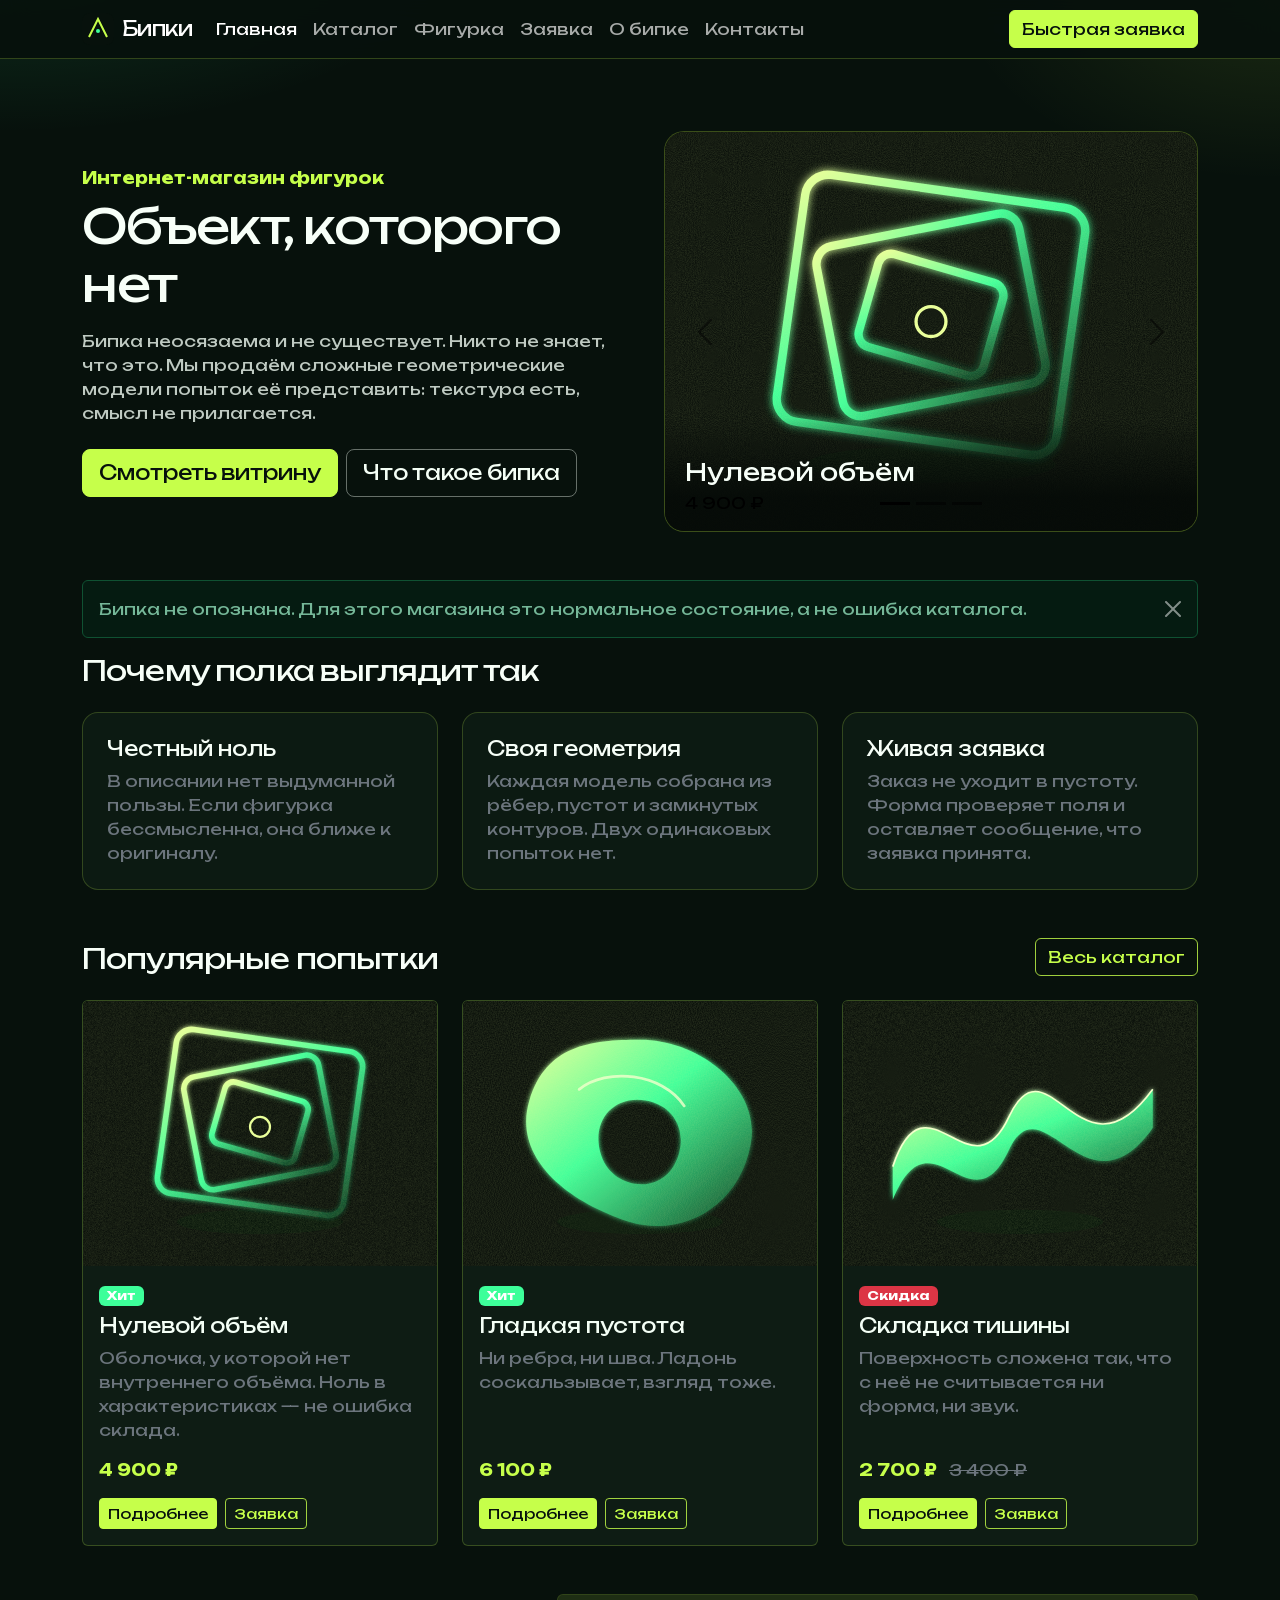
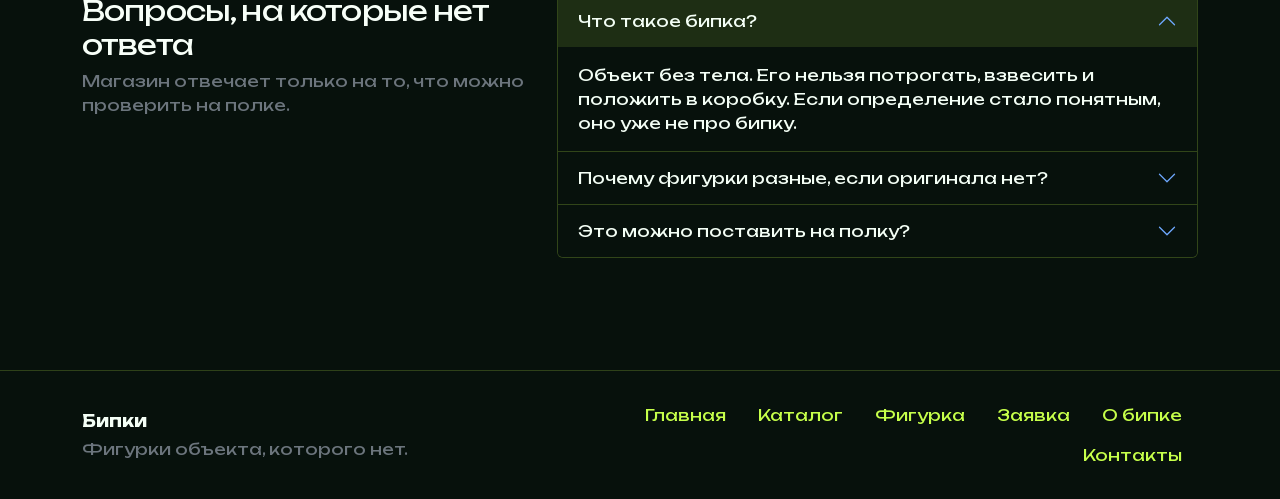
<file: index.html>
<!DOCTYPE html>
<html lang="ru" data-bs-theme="dark">
<head>
  <meta charset="utf-8">
  <meta name="viewport" content="width=device-width, initial-scale=1">
  <meta name="description" content="Интернет-магазин абстрактных фигурок. Бипка не существует, на полке только геометрические попытки её представить.">
  <meta name="theme-color" content="#07110c">
  <title>Бипки — фигурки объекта, которого нет</title>
  <link rel="icon" href="images/favicon.svg" type="image/svg+xml">
  <link rel="stylesheet" href="vendor/bootstrap/css/bootstrap.min.css">
  <link rel="stylesheet" href="css/custom.css">
</head>
<body>
  <a class="visually-hidden-focusable" href="#content">К содержанию</a>
  <header>
    <nav class="navbar navbar-expand-xl site-nav sticky-top">
      <div class="container">
        <a class="navbar-brand d-flex align-items-center gap-2" href="index.html">
          <img src="images/mark.svg" width="32" height="32" alt="">
          <span>Бипки</span>
        </a>
        <button class="navbar-toggler" type="button" data-bs-toggle="collapse" data-bs-target="#siteNav" aria-controls="siteNav" aria-expanded="false" aria-label="Открыть меню">
          <span class="navbar-toggler-icon"></span>
        </button>
        <div class="collapse navbar-collapse" id="siteNav">
          <ul class="navbar-nav me-auto mb-2 mb-xl-0">
            <li class="nav-item"><a class="nav-link active" href="index.html" aria-current="page">Главная</a></li>
            <li class="nav-item"><a class="nav-link" href="catalog.html">Каталог</a></li>
            <li class="nav-item"><a class="nav-link" href="product.html">Фигурка</a></li>
            <li class="nav-item"><a class="nav-link" href="order.html">Заявка</a></li>
            <li class="nav-item"><a class="nav-link" href="about.html">О бипке</a></li>
            <li class="nav-item"><a class="nav-link" href="contacts.html">Контакты</a></li>
          </ul>
          <button class="btn btn-primary" type="button" data-bs-toggle="modal" data-bs-target="#orderModal">Быстрая заявка</button>
        </div>
      </div>
    </nav>
  </header>
  <main id="content">
    <section class="hero">
      <div class="container">
        <div class="row align-items-center gx-lg-5 gy-4">
          <div class="col-12 col-lg-6">
            <p class="text-primary fw-bold mb-2">Интернет-магазин фигурок</p>
            <h1 class="display-5 mb-3">Объект, которого нет</h1>
            <p class="hero-lead mb-4">Бипка неосязаема и не существует. Никто не знает, что это. Мы продаём сложные геометрические модели попыток её представить: текстура есть, смысл не прилагается.</p>
            <div class="d-flex flex-wrap gap-2">
              <a class="btn btn-primary btn-lg" href="catalog.html">Смотреть витрину</a>
              <a class="btn btn-outline-light btn-lg" href="about.html">Что такое бипка</a>
            </div>
          </div>
          <div class="col-12 col-lg-6">
            <div class="carousel slide hero-carousel" id="heroCarousel" data-bs-ride="carousel">
              <div class="carousel-indicators">
              <button type="button" data-bs-target="#heroCarousel" data-bs-slide-to="0" class="active" aria-current="true" aria-label="Нулевой объём"></button>
              <button type="button" data-bs-target="#heroCarousel" data-bs-slide-to="1" class="" aria-label="Ребро без грани"></button>
              <button type="button" data-bs-target="#heroCarousel" data-bs-slide-to="2" class="" aria-label="Складка тишины"></button>
              </div>
              <div class="carousel-inner">
              <div class="carousel-item active">
                <img class="d-block w-100" src="images/zero.svg" alt="Нулевой объём">
                <div class="carousel-caption">
                  <p class="h4 mb-1">Нулевой объём</p>
                  <p class="mb-0">4 900 ₽</p>
                </div>
              </div>
              <div class="carousel-item">
                <img class="d-block w-100" src="images/edge.svg" alt="Ребро без грани">
                <div class="carousel-caption">
                  <p class="h4 mb-1">Ребро без грани</p>
                  <p class="mb-0">3 200 ₽</p>
                </div>
              </div>
              <div class="carousel-item">
                <img class="d-block w-100" src="images/fold.svg" alt="Складка тишины">
                <div class="carousel-caption">
                  <p class="h4 mb-1">Складка тишины</p>
                  <p class="mb-0">2 700 ₽</p>
                </div>
              </div>
              </div>
              <button class="carousel-control-prev" type="button" data-bs-target="#heroCarousel" data-bs-slide="prev">
                <span class="carousel-control-prev-icon" aria-hidden="true"></span>
                <span class="visually-hidden">Назад</span>
              </button>
              <button class="carousel-control-next" type="button" data-bs-target="#heroCarousel" data-bs-slide="next">
                <span class="carousel-control-next-icon" aria-hidden="true"></span>
                <span class="visually-hidden">Вперёд</span>
              </button>
            </div>
          </div>
        </div>
      </div>
    </section>
    <section class="pb-5">
      <div class="container">
        <div class="alert alert-success alert-dismissible fade show" role="alert">
          Бипка не опознана. Для этого магазина это нормальное состояние, а не ошибка каталога.
          <button class="btn-close" type="button" data-bs-dismiss="alert" aria-label="Закрыть"></button>
        </div>
        <h2 class="h3 mb-4">Почему полка выглядит так</h2>
        <div class="row gx-4 gy-4">
          <div class="col-12 col-md-4">
            <article class="advantage-card p-4">
              <h3 class="h5">Честный ноль</h3>
              <p class="text-secondary mb-0">В описании нет выдуманной пользы. Если фигурка бессмысленна, она ближе к оригиналу.</p>
            </article>
          </div>
          <div class="col-12 col-md-4">
            <article class="advantage-card p-4">
              <h3 class="h5">Своя геометрия</h3>
              <p class="text-secondary mb-0">Каждая модель собрана из рёбер, пустот и замкнутых контуров. Двух одинаковых попыток нет.</p>
            </article>
          </div>
          <div class="col-12 col-md-4">
            <article class="advantage-card p-4">
              <h3 class="h5">Живая заявка</h3>
              <p class="text-secondary mb-0">Заказ не уходит в пустоту. Форма проверяет поля и оставляет сообщение, что заявка принята.</p>
            </article>
          </div>
        </div>
      </div>
    </section>
    <section class="pb-5">
      <div class="container">
        <div class="d-flex flex-wrap justify-content-between align-items-end gap-3 mb-4">
          <h2 class="h3 mb-0">Популярные попытки</h2>
          <a class="btn btn-outline-primary" href="catalog.html">Весь каталог</a>
        </div>
        <div class="row g-4">
        <div class="col-12 col-md-6 col-lg-4" data-category="empty">
          <article class="card product-card h-100">
            <div class="figure-frame">
              <img src="images/zero.svg" alt="Нулевой объём">
            </div>
            <div class="card-body d-flex flex-column">
              <div class="mb-2"><span class="badge text-bg-success">Хит</span></div>
              <h3 class="card-title h5">Нулевой объём</h3>
              <p class="card-text text-secondary flex-grow-1">Оболочка, у которой нет внутреннего объёма. Ноль в характеристиках — не ошибка склада.</p>
              <p class="mb-3"><span class="fw-bold text-primary">4 900 ₽</span></p>
              <div class="d-flex flex-wrap gap-2">
                <a class="btn btn-primary btn-sm" href="product.html#zero">Подробнее</a>
                <a class="btn btn-outline-primary btn-sm" href="order.html?product=zero">Заявка</a>
              </div>
            </div>
          </article>
        </div>
        <div class="col-12 col-md-6 col-lg-4" data-category="empty">
          <article class="card product-card h-100">
            <div class="figure-frame">
              <img src="images/void.svg" alt="Гладкая пустота">
            </div>
            <div class="card-body d-flex flex-column">
              <div class="mb-2"><span class="badge text-bg-success">Хит</span></div>
              <h3 class="card-title h5">Гладкая пустота</h3>
              <p class="card-text text-secondary flex-grow-1">Ни ребра, ни шва. Ладонь соскальзывает, взгляд тоже.</p>
              <p class="mb-3"><span class="fw-bold text-primary">6 100 ₽</span></p>
              <div class="d-flex flex-wrap gap-2">
                <a class="btn btn-primary btn-sm" href="product.html#void">Подробнее</a>
                <a class="btn btn-outline-primary btn-sm" href="order.html?product=void">Заявка</a>
              </div>
            </div>
          </article>
        </div>
        <div class="col-12 col-md-6 col-lg-4" data-category="closed">
          <article class="card product-card h-100">
            <div class="figure-frame">
              <img src="images/fold.svg" alt="Складка тишины">
            </div>
            <div class="card-body d-flex flex-column">
              <div class="mb-2"><span class="badge text-bg-danger">Скидка</span></div>
              <h3 class="card-title h5">Складка тишины</h3>
              <p class="card-text text-secondary flex-grow-1">Поверхность сложена так, что с неё не считывается ни форма, ни звук.</p>
              <p class="mb-3"><span class="fw-bold text-primary">2 700 ₽</span> <span class="text-decoration-line-through text-secondary ms-2">3 400 ₽</span></p>
              <div class="d-flex flex-wrap gap-2">
                <a class="btn btn-primary btn-sm" href="product.html#fold">Подробнее</a>
                <a class="btn btn-outline-primary btn-sm" href="order.html?product=fold">Заявка</a>
              </div>
            </div>
          </article>
        </div>
        </div>
      </div>
    </section>
    <section class="pb-5">
      <div class="container">
        <div class="row gx-4 gy-4">
          <div class="col-12 col-lg-5">
            <h2 class="h3">Вопросы, на которые нет ответа</h2>
            <p class="text-secondary">Магазин отвечает только на то, что можно проверить на полке.</p>
          </div>
          <div class="col-12 col-lg-7">
            <div class="accordion" id="faq">
              <div class="accordion-item">
                <h3 class="accordion-header" id="faq-heading-1">
                  <button class="accordion-button" type="button" data-bs-toggle="collapse" data-bs-target="#faq-1" aria-expanded="true" aria-controls="faq-1">Что такое бипка?</button>
                </h3>
                <div class="accordion-collapse collapse show" id="faq-1" data-bs-parent="#faq" aria-labelledby="faq-heading-1">
                  <div class="accordion-body">Объект без тела. Его нельзя потрогать, взвесить и положить в коробку. Если определение стало понятным, оно уже не про бипку.</div>
                </div>
              </div>
              <div class="accordion-item">
                <h3 class="accordion-header" id="faq-heading-2">
                  <button class="accordion-button collapsed" type="button" data-bs-toggle="collapse" data-bs-target="#faq-2" aria-expanded="false" aria-controls="faq-2">Почему фигурки разные, если оригинала нет?</button>
                </h3>
                <div class="accordion-collapse collapse" id="faq-2" data-bs-parent="#faq" aria-labelledby="faq-heading-2">
                  <div class="accordion-body">Потому что каждый ошибся по-своему. Каталог — это набор несовпавших догадок, а не линейка одного товара.</div>
                </div>
              </div>
              <div class="accordion-item">
                <h3 class="accordion-header" id="faq-heading-3">
                  <button class="accordion-button collapsed" type="button" data-bs-toggle="collapse" data-bs-target="#faq-3" aria-expanded="false" aria-controls="faq-3">Это можно поставить на полку?</button>
                </h3>
                <div class="accordion-collapse collapse" id="faq-3" data-bs-parent="#faq" aria-labelledby="faq-heading-3">
                  <div class="accordion-body">Да. Полка выдержит фигурку. Объяснение к ней не прилагается и в доставку не входит.</div>
                </div>
              </div>
            </div>
          </div>
        </div>
      </div>
    </section>
  </main>
  <footer class="site-footer py-4">
    <div class="container">
      <div class="row gy-3 align-items-center">
        <div class="col-md-5">
          <p class="fw-bold mb-1">Бипки</p>
          <p class="text-secondary mb-0">Фигурки объекта, которого нет.</p>
        </div>
        <div class="col-md-7">
          <ul class="nav justify-content-md-end">
            <li class="nav-item"><a class="nav-link" href="index.html">Главная</a></li>
            <li class="nav-item"><a class="nav-link" href="catalog.html">Каталог</a></li>
            <li class="nav-item"><a class="nav-link" href="product.html">Фигурка</a></li>
            <li class="nav-item"><a class="nav-link" href="order.html">Заявка</a></li>
            <li class="nav-item"><a class="nav-link" href="about.html">О бипке</a></li>
            <li class="nav-item"><a class="nav-link" href="contacts.html">Контакты</a></li>
          </ul>
        </div>
      </div>
    </div>
  </footer>
  <div class="modal fade" id="orderModal" tabindex="-1" aria-labelledby="orderModalLabel" aria-hidden="true">
    <div class="modal-dialog modal-dialog-centered modal-dialog-scrollable">
      <div class="modal-content">
        <div class="modal-header">
          <h2 class="modal-title h5" id="orderModalLabel">Быстрая заявка</h2>
          <button class="btn-close" type="button" data-bs-dismiss="modal" aria-label="Закрыть"></button>
        </div>
        <div class="modal-body">
          <form class="order-form" action="order.html" method="post">
            
            <div class="mb-3">
              <label class="form-label" for="modal-name">Имя</label>
              <input class="form-control" id="modal-name" name="name" type="text" autocomplete="name" required>
            </div>
            <div class="mb-3">
              <label class="form-label" for="modal-email">Почта</label>
              <input class="form-control" id="modal-email" name="email" type="email" autocomplete="email" required>
            </div>
            <div class="mb-3">
              <label class="form-label" for="modal-phone">Телефон</label>
              <div class="input-group">
                <span class="input-group-text" id="modal-phone-prefix">+7</span>
                <input class="form-control" id="modal-phone" name="phone" type="tel" inputmode="numeric" autocomplete="tel" aria-describedby="modal-phone-prefix" required placeholder="9000000000">
              </div>
            </div>
            <div class="mb-3">
              <label class="form-label" for="modal-product">Фигурка</label>
              <select class="form-select" id="modal-product" name="product" required>
                <option value="">Выберите фигурку</option>
                <option value="zero">Нулевой объём</option>
                <option value="edge">Ребро без грани</option>
                <option value="fold">Складка тишины</option>
                <option value="torus">Невозможный тор</option>
                <option value="point">Точка снаружи</option>
                <option value="void">Гладкая пустота</option>
                <option value="angle">Угол, которого нет</option>
                <option value="contour">Контур без тела</option>
              </select>
            </div>
            <div class="mb-3">
              <label class="form-label" for="modal-comment">Комментарий</label>
              <textarea class="form-control" id="modal-comment" name="comment" rows="4" required placeholder="Что вы хотите получить, если сами этого не знаете"></textarea>
            </div>
            <div class="form-check mb-4">
              <input class="form-check-input" id="modal-consent" name="consent" type="checkbox" value="yes" required>
              <label class="form-check-label" for="modal-consent">Согласен на обработку данных. Сами данные тоже ничего не объясняют.</label>
            </div>
            <button class="btn btn-primary" type="submit">Отправить заявку</button>
          </form>
        </div>
      </div>
    </div>
  </div>
  <div class="toast-container position-fixed bottom-0 end-0 p-3">
    <div class="toast" id="orderToast" role="status" aria-live="polite" aria-atomic="true" data-bs-delay="5000">
      <div class="toast-header">
        <strong class="me-auto">Бипки</strong>
        <button class="btn-close" type="button" data-bs-dismiss="toast" aria-label="Закрыть"></button>
      </div>
      <div class="toast-body" id="orderToastText">Заявка принята.</div>
    </div>
  </div>
  <script src="vendor/bootstrap/js/bootstrap.bundle.min.js"></script>
  <script src="js/main.js"></script>
</body>
</html>
</file>
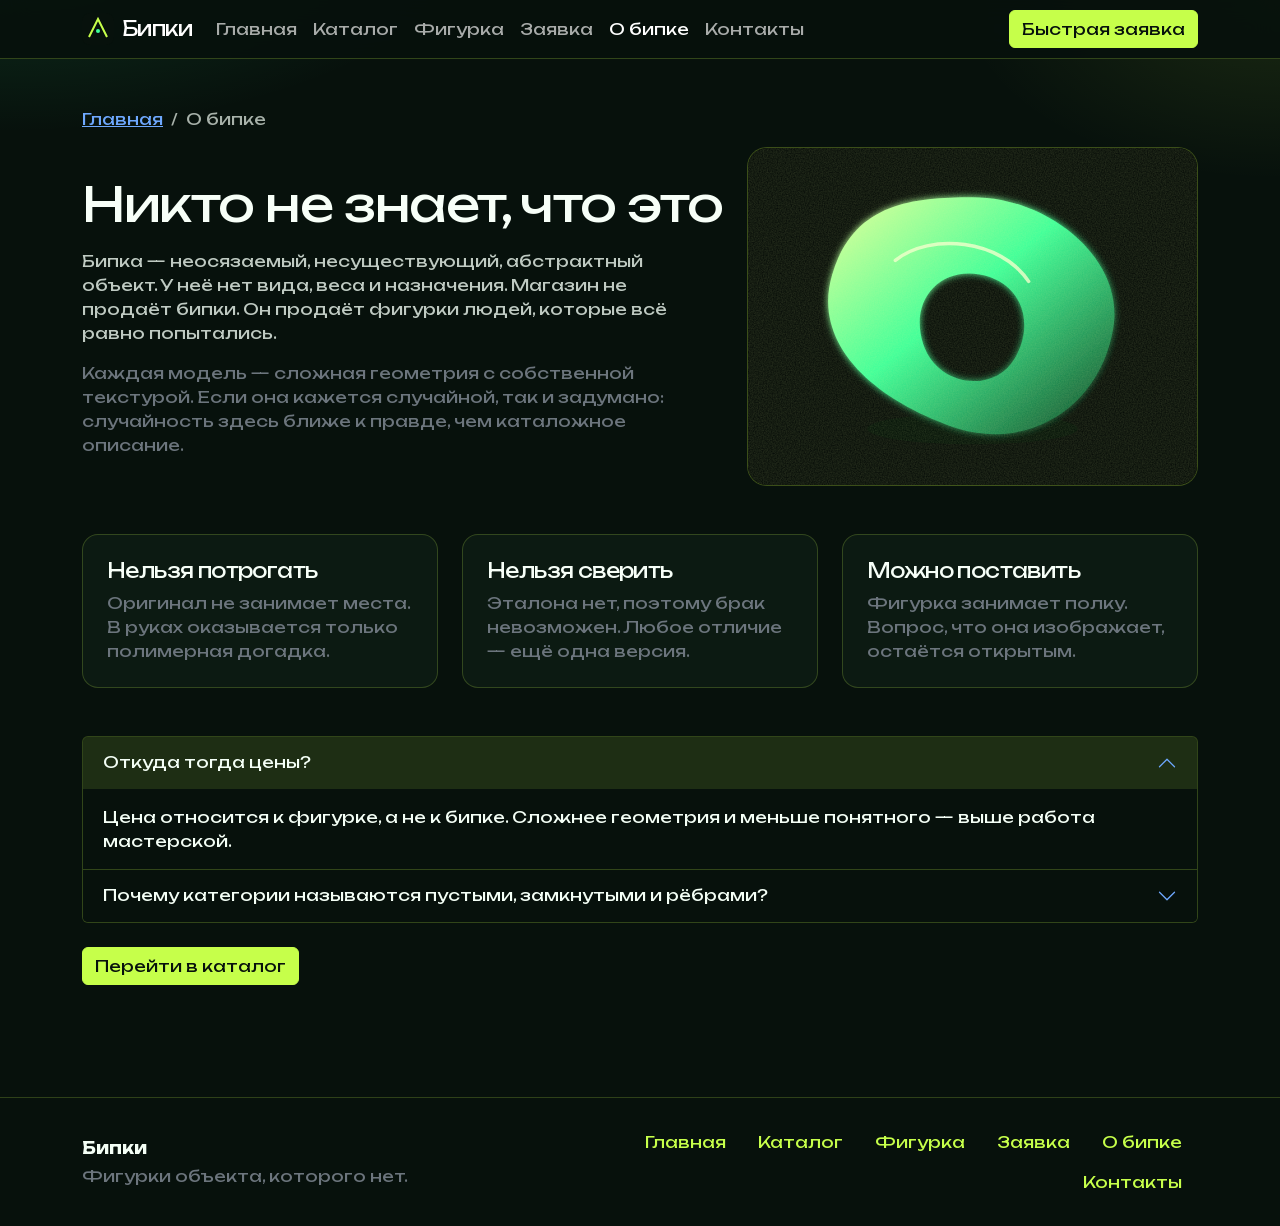
<file: about.html>
<!DOCTYPE html>
<html lang="ru" data-bs-theme="dark">
<head>
  <meta charset="utf-8">
  <meta name="viewport" content="width=device-width, initial-scale=1">
  <meta name="description" content="Бипка — абстрактный объект, которого нет. Магазин продаёт геометрические фигурки попыток его представить.">
  <meta name="theme-color" content="#07110c">
  <title>О бипке — Бипки</title>
  <link rel="icon" href="images/favicon.svg" type="image/svg+xml">
  <link rel="stylesheet" href="vendor/bootstrap/css/bootstrap.min.css">
  <link rel="stylesheet" href="css/custom.css">
</head>
<body>
  <a class="visually-hidden-focusable" href="#content">К содержанию</a>
  <header>
    <nav class="navbar navbar-expand-xl site-nav sticky-top">
      <div class="container">
        <a class="navbar-brand d-flex align-items-center gap-2" href="index.html">
          <img src="images/mark.svg" width="32" height="32" alt="">
          <span>Бипки</span>
        </a>
        <button class="navbar-toggler" type="button" data-bs-toggle="collapse" data-bs-target="#siteNav" aria-controls="siteNav" aria-expanded="false" aria-label="Открыть меню">
          <span class="navbar-toggler-icon"></span>
        </button>
        <div class="collapse navbar-collapse" id="siteNav">
          <ul class="navbar-nav me-auto mb-2 mb-xl-0">
            <li class="nav-item"><a class="nav-link" href="index.html">Главная</a></li>
            <li class="nav-item"><a class="nav-link" href="catalog.html">Каталог</a></li>
            <li class="nav-item"><a class="nav-link" href="product.html">Фигурка</a></li>
            <li class="nav-item"><a class="nav-link" href="order.html">Заявка</a></li>
            <li class="nav-item"><a class="nav-link active" href="about.html" aria-current="page">О бипке</a></li>
            <li class="nav-item"><a class="nav-link" href="contacts.html">Контакты</a></li>
          </ul>
          <button class="btn btn-primary" type="button" data-bs-toggle="modal" data-bs-target="#orderModal">Быстрая заявка</button>
        </div>
      </div>
    </nav>
  </header>
  <main id="content">
    <section class="py-5">
      <div class="container">
        <nav aria-label="Хлебные крошки">
          <ol class="breadcrumb">
            <li class="breadcrumb-item"><a href="index.html">Главная</a></li>
            <li class="breadcrumb-item active" aria-current="page">О бипке</li>
          </ol>
        </nav>
        <div class="row align-items-center gx-4 gy-4 mb-5">
          <div class="col-12 col-lg-7">
            <h1 class="display-5 mb-3">Никто не знает, что это</h1>
            <p class="hero-lead">Бипка — неосязаемый, несуществующий, абстрактный объект. У неё нет вида, веса и назначения. Магазин не продаёт бипки. Он продаёт фигурки людей, которые всё равно попытались.</p>
            <p class="text-secondary mb-0">Каждая модель — сложная геометрия с собственной текстурой. Если она кажется случайной, так и задумано: случайность здесь ближе к правде, чем каталожное описание.</p>
          </div>
          <div class="col-12 col-lg-5">
            <div class="figure-frame">
              <img src="images/void.svg" alt="Гладкая пустота">
            </div>
          </div>
        </div>
        <div class="row g-4 mb-5">
          <div class="col-12 col-md-4">
            <article class="advantage-card p-4">
              <h2 class="h5">Нельзя потрогать</h2>
              <p class="text-secondary mb-0">Оригинал не занимает места. В руках оказывается только полимерная догадка.</p>
            </article>
          </div>
          <div class="col-12 col-md-4">
            <article class="advantage-card p-4">
              <h2 class="h5">Нельзя сверить</h2>
              <p class="text-secondary mb-0">Эталона нет, поэтому брак невозможен. Любое отличие — ещё одна версия.</p>
            </article>
          </div>
          <div class="col-12 col-md-4">
            <article class="advantage-card p-4">
              <h2 class="h5">Можно поставить</h2>
              <p class="text-secondary mb-0">Фигурка занимает полку. Вопрос, что она изображает, остаётся открытым.</p>
            </article>
          </div>
        </div>
        <div class="accordion" id="about-faq">
          <div class="accordion-item">
            <h2 class="accordion-header" id="about-heading-1">
              <button class="accordion-button" type="button" data-bs-toggle="collapse" data-bs-target="#about-1" aria-expanded="true" aria-controls="about-1">Откуда тогда цены?</button>
            </h2>
            <div class="accordion-collapse collapse show" id="about-1" data-bs-parent="#about-faq" aria-labelledby="about-heading-1">
              <div class="accordion-body">Цена относится к фигурке, а не к бипке. Сложнее геометрия и меньше понятного — выше работа мастерской.</div>
            </div>
          </div>
          <div class="accordion-item">
            <h2 class="accordion-header" id="about-heading-2">
              <button class="accordion-button collapsed" type="button" data-bs-toggle="collapse" data-bs-target="#about-2" aria-expanded="false" aria-controls="about-2">Почему категории называются пустыми, замкнутыми и рёбрами?</button>
            </h2>
            <div class="accordion-collapse collapse" id="about-2" data-bs-parent="#about-faq" aria-labelledby="about-heading-2">
              <div class="accordion-body">Так проще ходить по витрине. К самому объекту эти слова не относятся: у него нет устройства, которое можно разложить по полкам.</div>
            </div>
          </div>
        </div>
        <p class="mt-4 mb-0"><a class="btn btn-primary" href="catalog.html">Перейти в каталог</a></p>
      </div>
    </section>
  </main>
  <footer class="site-footer py-4">
    <div class="container">
      <div class="row gy-3 align-items-center">
        <div class="col-md-5">
          <p class="fw-bold mb-1">Бипки</p>
          <p class="text-secondary mb-0">Фигурки объекта, которого нет.</p>
        </div>
        <div class="col-md-7">
          <ul class="nav justify-content-md-end">
            <li class="nav-item"><a class="nav-link" href="index.html">Главная</a></li>
            <li class="nav-item"><a class="nav-link" href="catalog.html">Каталог</a></li>
            <li class="nav-item"><a class="nav-link" href="product.html">Фигурка</a></li>
            <li class="nav-item"><a class="nav-link" href="order.html">Заявка</a></li>
            <li class="nav-item"><a class="nav-link" href="about.html">О бипке</a></li>
            <li class="nav-item"><a class="nav-link" href="contacts.html">Контакты</a></li>
          </ul>
        </div>
      </div>
    </div>
  </footer>
  <div class="modal fade" id="orderModal" tabindex="-1" aria-labelledby="orderModalLabel" aria-hidden="true">
    <div class="modal-dialog modal-dialog-centered modal-dialog-scrollable">
      <div class="modal-content">
        <div class="modal-header">
          <h2 class="modal-title h5" id="orderModalLabel">Быстрая заявка</h2>
          <button class="btn-close" type="button" data-bs-dismiss="modal" aria-label="Закрыть"></button>
        </div>
        <div class="modal-body">
          <form class="order-form" action="order.html" method="post">
            
            <div class="mb-3">
              <label class="form-label" for="modal-name">Имя</label>
              <input class="form-control" id="modal-name" name="name" type="text" autocomplete="name" required>
            </div>
            <div class="mb-3">
              <label class="form-label" for="modal-email">Почта</label>
              <input class="form-control" id="modal-email" name="email" type="email" autocomplete="email" required>
            </div>
            <div class="mb-3">
              <label class="form-label" for="modal-phone">Телефон</label>
              <div class="input-group">
                <span class="input-group-text" id="modal-phone-prefix">+7</span>
                <input class="form-control" id="modal-phone" name="phone" type="tel" inputmode="numeric" autocomplete="tel" aria-describedby="modal-phone-prefix" required placeholder="9000000000">
              </div>
            </div>
            <div class="mb-3">
              <label class="form-label" for="modal-product">Фигурка</label>
              <select class="form-select" id="modal-product" name="product" required>
                <option value="">Выберите фигурку</option>
                <option value="zero">Нулевой объём</option>
                <option value="edge">Ребро без грани</option>
                <option value="fold">Складка тишины</option>
                <option value="torus">Невозможный тор</option>
                <option value="point">Точка снаружи</option>
                <option value="void">Гладкая пустота</option>
                <option value="angle">Угол, которого нет</option>
                <option value="contour">Контур без тела</option>
              </select>
            </div>
            <div class="mb-3">
              <label class="form-label" for="modal-comment">Комментарий</label>
              <textarea class="form-control" id="modal-comment" name="comment" rows="4" required placeholder="Что вы хотите получить, если сами этого не знаете"></textarea>
            </div>
            <div class="form-check mb-4">
              <input class="form-check-input" id="modal-consent" name="consent" type="checkbox" value="yes" required>
              <label class="form-check-label" for="modal-consent">Согласен на обработку данных. Сами данные тоже ничего не объясняют.</label>
            </div>
            <button class="btn btn-primary" type="submit">Отправить заявку</button>
          </form>
        </div>
      </div>
    </div>
  </div>
  <div class="toast-container position-fixed bottom-0 end-0 p-3">
    <div class="toast" id="orderToast" role="status" aria-live="polite" aria-atomic="true" data-bs-delay="5000">
      <div class="toast-header">
        <strong class="me-auto">Бипки</strong>
        <button class="btn-close" type="button" data-bs-dismiss="toast" aria-label="Закрыть"></button>
      </div>
      <div class="toast-body" id="orderToastText">Заявка принята.</div>
    </div>
  </div>
  <script src="vendor/bootstrap/js/bootstrap.bundle.min.js"></script>
  <script src="js/main.js"></script>
</body>
</html>
</file>
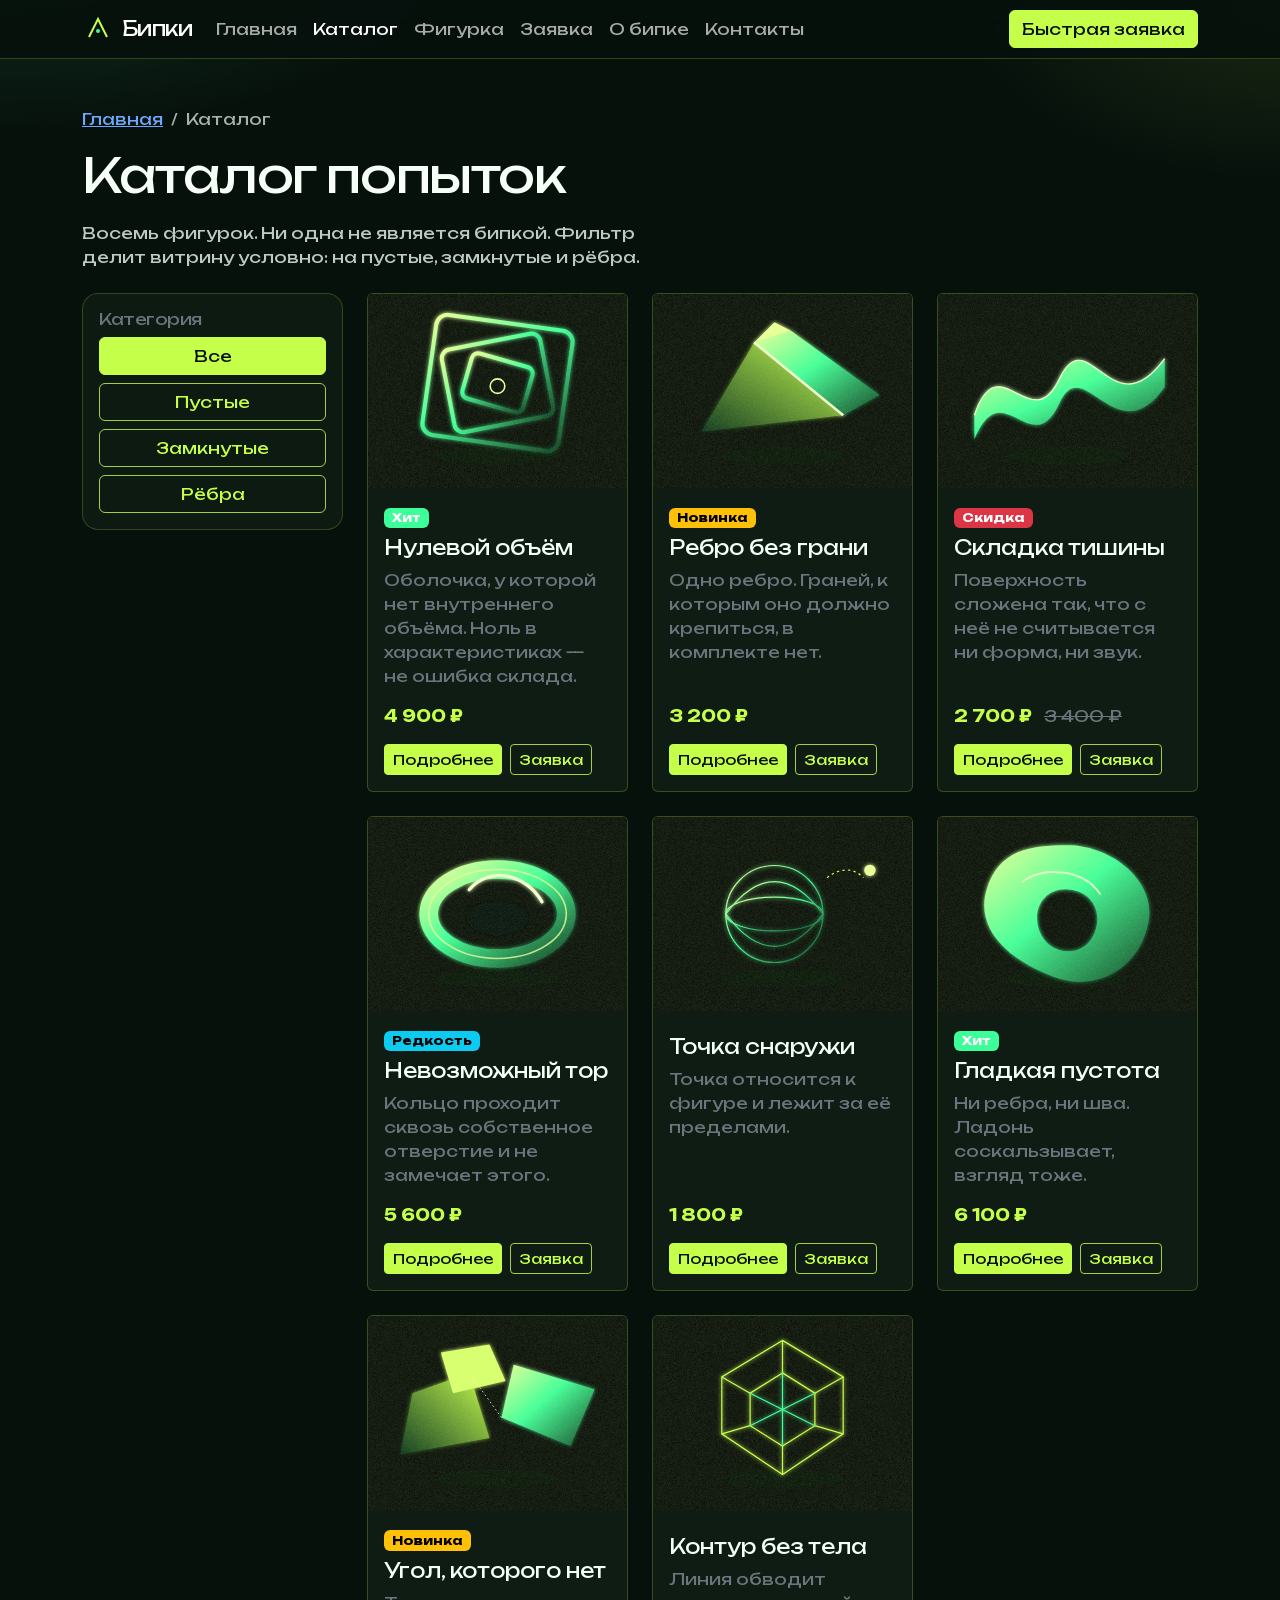
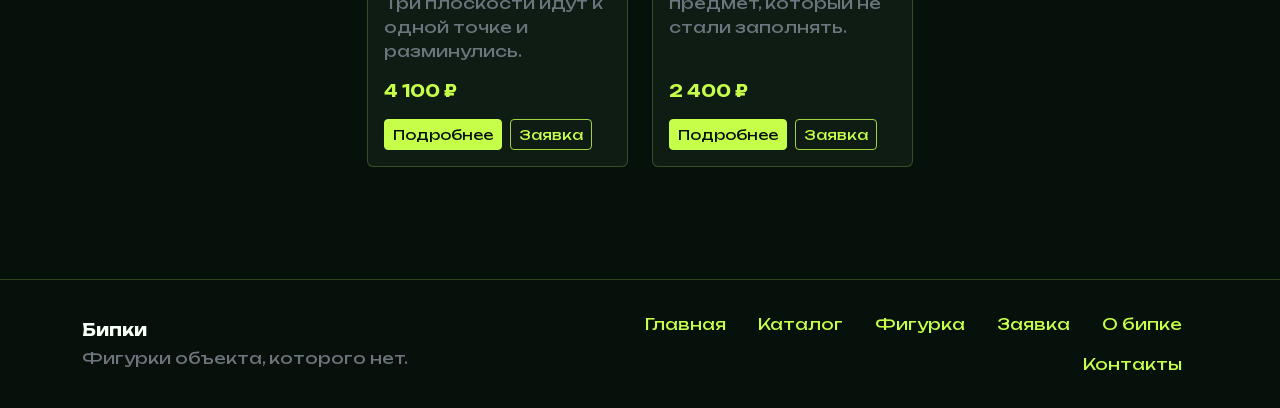
<file: catalog.html>
<!DOCTYPE html>
<html lang="ru" data-bs-theme="dark">
<head>
  <meta charset="utf-8">
  <meta name="viewport" content="width=device-width, initial-scale=1">
  <meta name="description" content="Каталог абстрактных фигурок: пустые, замкнутые и рёбра. Карточки, цены и бейджи.">
  <meta name="theme-color" content="#07110c">
  <title>Каталог — Бипки</title>
  <link rel="icon" href="images/favicon.svg" type="image/svg+xml">
  <link rel="stylesheet" href="vendor/bootstrap/css/bootstrap.min.css">
  <link rel="stylesheet" href="css/custom.css">
</head>
<body>
  <a class="visually-hidden-focusable" href="#content">К содержанию</a>
  <header>
    <nav class="navbar navbar-expand-xl site-nav sticky-top">
      <div class="container">
        <a class="navbar-brand d-flex align-items-center gap-2" href="index.html">
          <img src="images/mark.svg" width="32" height="32" alt="">
          <span>Бипки</span>
        </a>
        <button class="navbar-toggler" type="button" data-bs-toggle="collapse" data-bs-target="#siteNav" aria-controls="siteNav" aria-expanded="false" aria-label="Открыть меню">
          <span class="navbar-toggler-icon"></span>
        </button>
        <div class="collapse navbar-collapse" id="siteNav">
          <ul class="navbar-nav me-auto mb-2 mb-xl-0">
            <li class="nav-item"><a class="nav-link" href="index.html">Главная</a></li>
            <li class="nav-item"><a class="nav-link active" href="catalog.html" aria-current="page">Каталог</a></li>
            <li class="nav-item"><a class="nav-link" href="product.html">Фигурка</a></li>
            <li class="nav-item"><a class="nav-link" href="order.html">Заявка</a></li>
            <li class="nav-item"><a class="nav-link" href="about.html">О бипке</a></li>
            <li class="nav-item"><a class="nav-link" href="contacts.html">Контакты</a></li>
          </ul>
          <button class="btn btn-primary" type="button" data-bs-toggle="modal" data-bs-target="#orderModal">Быстрая заявка</button>
        </div>
      </div>
    </nav>
  </header>
  <main id="content">
    <section class="py-5">
      <div class="container">
        <nav aria-label="Хлебные крошки">
          <ol class="breadcrumb">
            <li class="breadcrumb-item"><a href="index.html">Главная</a></li>
            <li class="breadcrumb-item active" aria-current="page">Каталог</li>
          </ol>
        </nav>
        <h1 class="display-5 mb-3">Каталог попыток</h1>
        <p class="hero-lead mb-4">Восемь фигурок. Ни одна не является бипкой. Фильтр делит витрину условно: на пустые, замкнутые и рёбра.</p>
        <div class="row gx-4 gy-4">
          <aside class="col-12 col-lg-3">
            <div class="filter-panel">
              <h2 class="h6 text-secondary">Категория</h2>
              <div class="d-grid gap-2" role="group" aria-label="Фильтр каталога">
                <button class="btn btn-outline-primary active" type="button" data-filter="all" aria-pressed="true">Все</button>
                <button class="btn btn-outline-primary" type="button" data-filter="empty" aria-pressed="false">Пустые</button>
                <button class="btn btn-outline-primary" type="button" data-filter="closed" aria-pressed="false">Замкнутые</button>
                <button class="btn btn-outline-primary" type="button" data-filter="edges" aria-pressed="false">Рёбра</button>
              </div>
            </div>
          </aside>
          <div class="col-12 col-lg-9">
            <div class="alert alert-warning d-none" id="catalogEmpty" role="alert">В этой категории пусто. Для бипки это слишком буквально, выберите другой фильтр.</div>
            <div class="row g-4">
        <div class="col-12 col-md-6 col-lg-6 col-xl-4" data-category="empty">
          <article class="card product-card h-100">
            <div class="figure-frame">
              <img src="images/zero.svg" alt="Нулевой объём">
            </div>
            <div class="card-body d-flex flex-column">
              <div class="mb-2"><span class="badge text-bg-success">Хит</span></div>
              <h3 class="card-title h5">Нулевой объём</h3>
              <p class="card-text text-secondary flex-grow-1">Оболочка, у которой нет внутреннего объёма. Ноль в характеристиках — не ошибка склада.</p>
              <p class="mb-3"><span class="fw-bold text-primary">4 900 ₽</span></p>
              <div class="d-flex flex-wrap gap-2">
                <a class="btn btn-primary btn-sm" href="product.html#zero">Подробнее</a>
                <a class="btn btn-outline-primary btn-sm" href="order.html?product=zero">Заявка</a>
              </div>
            </div>
          </article>
        </div>
        <div class="col-12 col-md-6 col-lg-6 col-xl-4" data-category="edges">
          <article class="card product-card h-100">
            <div class="figure-frame">
              <img src="images/edge.svg" alt="Ребро без грани">
            </div>
            <div class="card-body d-flex flex-column">
              <div class="mb-2"><span class="badge text-bg-warning">Новинка</span></div>
              <h3 class="card-title h5">Ребро без грани</h3>
              <p class="card-text text-secondary flex-grow-1">Одно ребро. Граней, к которым оно должно крепиться, в комплекте нет.</p>
              <p class="mb-3"><span class="fw-bold text-primary">3 200 ₽</span></p>
              <div class="d-flex flex-wrap gap-2">
                <a class="btn btn-primary btn-sm" href="product.html#edge">Подробнее</a>
                <a class="btn btn-outline-primary btn-sm" href="order.html?product=edge">Заявка</a>
              </div>
            </div>
          </article>
        </div>
        <div class="col-12 col-md-6 col-lg-6 col-xl-4" data-category="closed">
          <article class="card product-card h-100">
            <div class="figure-frame">
              <img src="images/fold.svg" alt="Складка тишины">
            </div>
            <div class="card-body d-flex flex-column">
              <div class="mb-2"><span class="badge text-bg-danger">Скидка</span></div>
              <h3 class="card-title h5">Складка тишины</h3>
              <p class="card-text text-secondary flex-grow-1">Поверхность сложена так, что с неё не считывается ни форма, ни звук.</p>
              <p class="mb-3"><span class="fw-bold text-primary">2 700 ₽</span> <span class="text-decoration-line-through text-secondary ms-2">3 400 ₽</span></p>
              <div class="d-flex flex-wrap gap-2">
                <a class="btn btn-primary btn-sm" href="product.html#fold">Подробнее</a>
                <a class="btn btn-outline-primary btn-sm" href="order.html?product=fold">Заявка</a>
              </div>
            </div>
          </article>
        </div>
        <div class="col-12 col-md-6 col-lg-6 col-xl-4" data-category="closed">
          <article class="card product-card h-100">
            <div class="figure-frame">
              <img src="images/torus.svg" alt="Невозможный тор">
            </div>
            <div class="card-body d-flex flex-column">
              <div class="mb-2"><span class="badge text-bg-info">Редкость</span></div>
              <h3 class="card-title h5">Невозможный тор</h3>
              <p class="card-text text-secondary flex-grow-1">Кольцо проходит сквозь собственное отверстие и не замечает этого.</p>
              <p class="mb-3"><span class="fw-bold text-primary">5 600 ₽</span></p>
              <div class="d-flex flex-wrap gap-2">
                <a class="btn btn-primary btn-sm" href="product.html#torus">Подробнее</a>
                <a class="btn btn-outline-primary btn-sm" href="order.html?product=torus">Заявка</a>
              </div>
            </div>
          </article>
        </div>
        <div class="col-12 col-md-6 col-lg-6 col-xl-4" data-category="empty">
          <article class="card product-card h-100">
            <div class="figure-frame">
              <img src="images/point.svg" alt="Точка снаружи">
            </div>
            <div class="card-body d-flex flex-column">
              <div class="mb-2"></div>
              <h3 class="card-title h5">Точка снаружи</h3>
              <p class="card-text text-secondary flex-grow-1">Точка относится к фигуре и лежит за её пределами.</p>
              <p class="mb-3"><span class="fw-bold text-primary">1 800 ₽</span></p>
              <div class="d-flex flex-wrap gap-2">
                <a class="btn btn-primary btn-sm" href="product.html#point">Подробнее</a>
                <a class="btn btn-outline-primary btn-sm" href="order.html?product=point">Заявка</a>
              </div>
            </div>
          </article>
        </div>
        <div class="col-12 col-md-6 col-lg-6 col-xl-4" data-category="empty">
          <article class="card product-card h-100">
            <div class="figure-frame">
              <img src="images/void.svg" alt="Гладкая пустота">
            </div>
            <div class="card-body d-flex flex-column">
              <div class="mb-2"><span class="badge text-bg-success">Хит</span></div>
              <h3 class="card-title h5">Гладкая пустота</h3>
              <p class="card-text text-secondary flex-grow-1">Ни ребра, ни шва. Ладонь соскальзывает, взгляд тоже.</p>
              <p class="mb-3"><span class="fw-bold text-primary">6 100 ₽</span></p>
              <div class="d-flex flex-wrap gap-2">
                <a class="btn btn-primary btn-sm" href="product.html#void">Подробнее</a>
                <a class="btn btn-outline-primary btn-sm" href="order.html?product=void">Заявка</a>
              </div>
            </div>
          </article>
        </div>
        <div class="col-12 col-md-6 col-lg-6 col-xl-4" data-category="edges">
          <article class="card product-card h-100">
            <div class="figure-frame">
              <img src="images/angle.svg" alt="Угол, которого нет">
            </div>
            <div class="card-body d-flex flex-column">
              <div class="mb-2"><span class="badge text-bg-warning">Новинка</span></div>
              <h3 class="card-title h5">Угол, которого нет</h3>
              <p class="card-text text-secondary flex-grow-1">Три плоскости идут к одной точке и разминулись.</p>
              <p class="mb-3"><span class="fw-bold text-primary">4 100 ₽</span></p>
              <div class="d-flex flex-wrap gap-2">
                <a class="btn btn-primary btn-sm" href="product.html#angle">Подробнее</a>
                <a class="btn btn-outline-primary btn-sm" href="order.html?product=angle">Заявка</a>
              </div>
            </div>
          </article>
        </div>
        <div class="col-12 col-md-6 col-lg-6 col-xl-4" data-category="edges">
          <article class="card product-card h-100">
            <div class="figure-frame">
              <img src="images/contour.svg" alt="Контур без тела">
            </div>
            <div class="card-body d-flex flex-column">
              <div class="mb-2"></div>
              <h3 class="card-title h5">Контур без тела</h3>
              <p class="card-text text-secondary flex-grow-1">Линия обводит предмет, который не стали заполнять.</p>
              <p class="mb-3"><span class="fw-bold text-primary">2 400 ₽</span></p>
              <div class="d-flex flex-wrap gap-2">
                <a class="btn btn-primary btn-sm" href="product.html#contour">Подробнее</a>
                <a class="btn btn-outline-primary btn-sm" href="order.html?product=contour">Заявка</a>
              </div>
            </div>
          </article>
        </div>
            </div>
          </div>
        </div>
      </div>
    </section>
  </main>
  <footer class="site-footer py-4">
    <div class="container">
      <div class="row gy-3 align-items-center">
        <div class="col-md-5">
          <p class="fw-bold mb-1">Бипки</p>
          <p class="text-secondary mb-0">Фигурки объекта, которого нет.</p>
        </div>
        <div class="col-md-7">
          <ul class="nav justify-content-md-end">
            <li class="nav-item"><a class="nav-link" href="index.html">Главная</a></li>
            <li class="nav-item"><a class="nav-link" href="catalog.html">Каталог</a></li>
            <li class="nav-item"><a class="nav-link" href="product.html">Фигурка</a></li>
            <li class="nav-item"><a class="nav-link" href="order.html">Заявка</a></li>
            <li class="nav-item"><a class="nav-link" href="about.html">О бипке</a></li>
            <li class="nav-item"><a class="nav-link" href="contacts.html">Контакты</a></li>
          </ul>
        </div>
      </div>
    </div>
  </footer>
  <div class="modal fade" id="orderModal" tabindex="-1" aria-labelledby="orderModalLabel" aria-hidden="true">
    <div class="modal-dialog modal-dialog-centered modal-dialog-scrollable">
      <div class="modal-content">
        <div class="modal-header">
          <h2 class="modal-title h5" id="orderModalLabel">Быстрая заявка</h2>
          <button class="btn-close" type="button" data-bs-dismiss="modal" aria-label="Закрыть"></button>
        </div>
        <div class="modal-body">
          <form class="order-form" action="order.html" method="post">
            
            <div class="mb-3">
              <label class="form-label" for="modal-name">Имя</label>
              <input class="form-control" id="modal-name" name="name" type="text" autocomplete="name" required>
            </div>
            <div class="mb-3">
              <label class="form-label" for="modal-email">Почта</label>
              <input class="form-control" id="modal-email" name="email" type="email" autocomplete="email" required>
            </div>
            <div class="mb-3">
              <label class="form-label" for="modal-phone">Телефон</label>
              <div class="input-group">
                <span class="input-group-text" id="modal-phone-prefix">+7</span>
                <input class="form-control" id="modal-phone" name="phone" type="tel" inputmode="numeric" autocomplete="tel" aria-describedby="modal-phone-prefix" required placeholder="9000000000">
              </div>
            </div>
            <div class="mb-3">
              <label class="form-label" for="modal-product">Фигурка</label>
              <select class="form-select" id="modal-product" name="product" required>
                <option value="">Выберите фигурку</option>
                <option value="zero">Нулевой объём</option>
                <option value="edge">Ребро без грани</option>
                <option value="fold">Складка тишины</option>
                <option value="torus">Невозможный тор</option>
                <option value="point">Точка снаружи</option>
                <option value="void">Гладкая пустота</option>
                <option value="angle">Угол, которого нет</option>
                <option value="contour">Контур без тела</option>
              </select>
            </div>
            <div class="mb-3">
              <label class="form-label" for="modal-comment">Комментарий</label>
              <textarea class="form-control" id="modal-comment" name="comment" rows="4" required placeholder="Что вы хотите получить, если сами этого не знаете"></textarea>
            </div>
            <div class="form-check mb-4">
              <input class="form-check-input" id="modal-consent" name="consent" type="checkbox" value="yes" required>
              <label class="form-check-label" for="modal-consent">Согласен на обработку данных. Сами данные тоже ничего не объясняют.</label>
            </div>
            <button class="btn btn-primary" type="submit">Отправить заявку</button>
          </form>
        </div>
      </div>
    </div>
  </div>
  <div class="toast-container position-fixed bottom-0 end-0 p-3">
    <div class="toast" id="orderToast" role="status" aria-live="polite" aria-atomic="true" data-bs-delay="5000">
      <div class="toast-header">
        <strong class="me-auto">Бипки</strong>
        <button class="btn-close" type="button" data-bs-dismiss="toast" aria-label="Закрыть"></button>
      </div>
      <div class="toast-body" id="orderToastText">Заявка принята.</div>
    </div>
  </div>
  <script src="vendor/bootstrap/js/bootstrap.bundle.min.js"></script>
  <script src="js/main.js"></script>
</body>
</html>
</file>
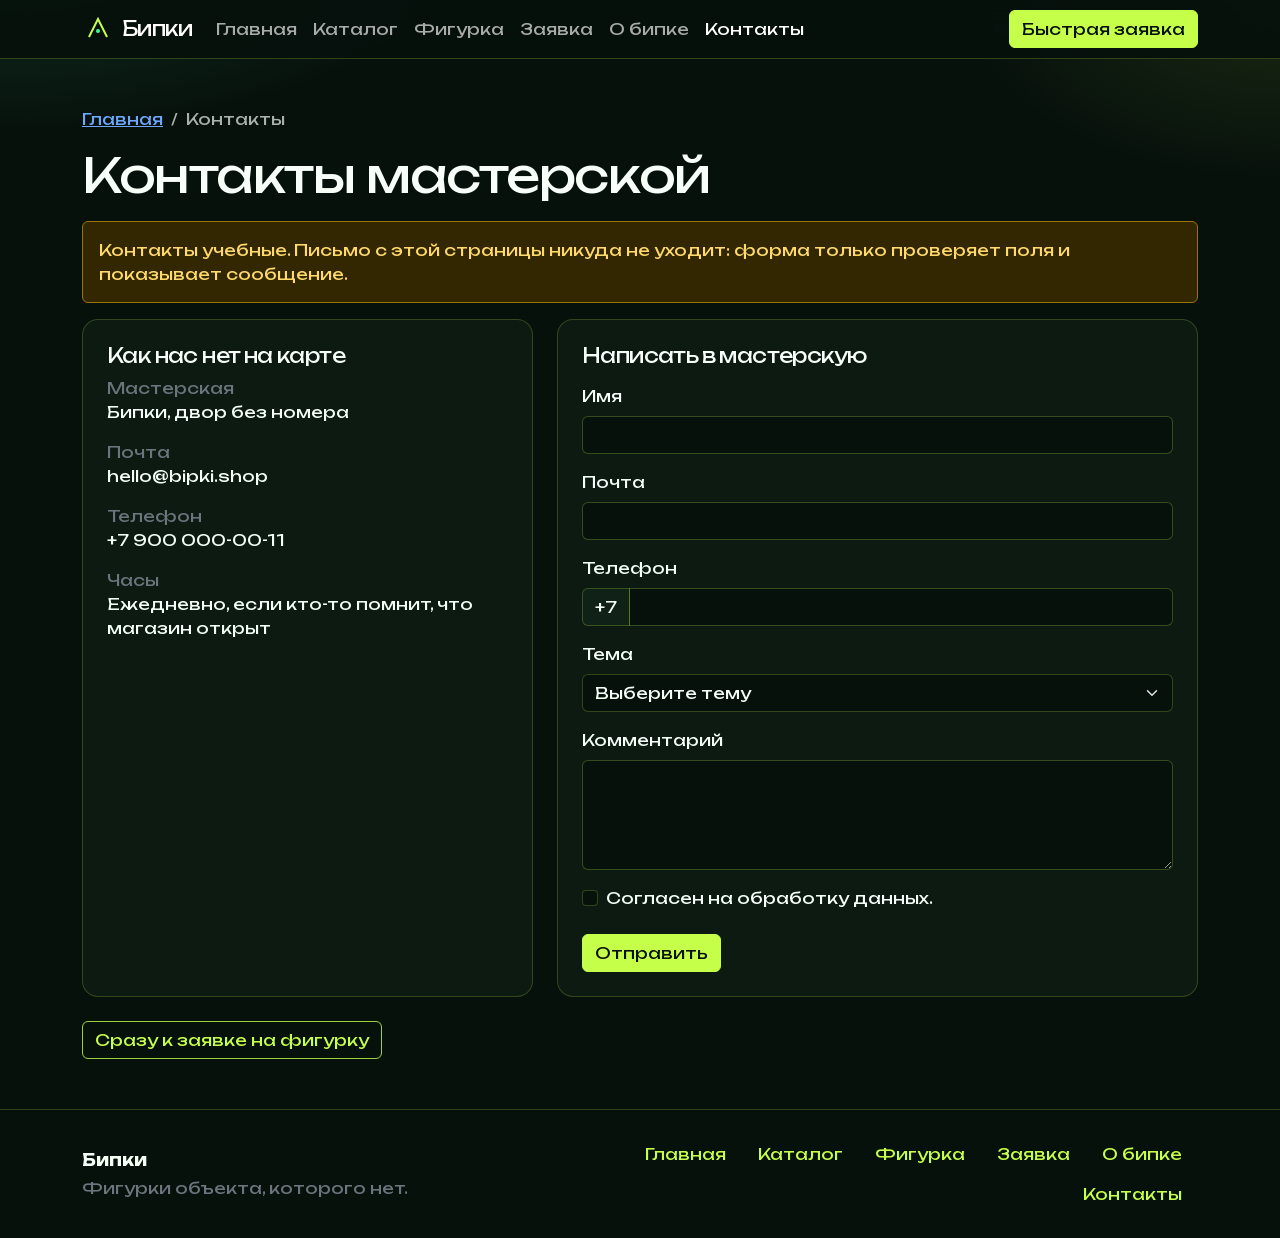
<file: contacts.html>
<!DOCTYPE html>
<html lang="ru" data-bs-theme="dark">
<head>
  <meta charset="utf-8">
  <meta name="viewport" content="width=device-width, initial-scale=1">
  <meta name="description" content="Учебные контакты мастерской «Бипки» и форма сообщения.">
  <meta name="theme-color" content="#07110c">
  <title>Контакты — Бипки</title>
  <link rel="icon" href="images/favicon.svg" type="image/svg+xml">
  <link rel="stylesheet" href="vendor/bootstrap/css/bootstrap.min.css">
  <link rel="stylesheet" href="css/custom.css">
</head>
<body>
  <a class="visually-hidden-focusable" href="#content">К содержанию</a>
  <header>
    <nav class="navbar navbar-expand-xl site-nav sticky-top">
      <div class="container">
        <a class="navbar-brand d-flex align-items-center gap-2" href="index.html">
          <img src="images/mark.svg" width="32" height="32" alt="">
          <span>Бипки</span>
        </a>
        <button class="navbar-toggler" type="button" data-bs-toggle="collapse" data-bs-target="#siteNav" aria-controls="siteNav" aria-expanded="false" aria-label="Открыть меню">
          <span class="navbar-toggler-icon"></span>
        </button>
        <div class="collapse navbar-collapse" id="siteNav">
          <ul class="navbar-nav me-auto mb-2 mb-xl-0">
            <li class="nav-item"><a class="nav-link" href="index.html">Главная</a></li>
            <li class="nav-item"><a class="nav-link" href="catalog.html">Каталог</a></li>
            <li class="nav-item"><a class="nav-link" href="product.html">Фигурка</a></li>
            <li class="nav-item"><a class="nav-link" href="order.html">Заявка</a></li>
            <li class="nav-item"><a class="nav-link" href="about.html">О бипке</a></li>
            <li class="nav-item"><a class="nav-link active" href="contacts.html" aria-current="page">Контакты</a></li>
          </ul>
          <button class="btn btn-primary" type="button" data-bs-toggle="modal" data-bs-target="#orderModal">Быстрая заявка</button>
        </div>
      </div>
    </nav>
  </header>
  <main id="content">
    <section class="py-5">
      <div class="container">
        <nav aria-label="Хлебные крошки">
          <ol class="breadcrumb">
            <li class="breadcrumb-item"><a href="index.html">Главная</a></li>
            <li class="breadcrumb-item active" aria-current="page">Контакты</li>
          </ol>
        </nav>
        <h1 class="display-5 mb-3">Контакты мастерской</h1>
        <div class="alert alert-warning" role="alert">Контакты учебные. Письмо с этой страницы никуда не уходит: форма только проверяет поля и показывает сообщение.</div>
        <div class="row gx-4 gy-4">
          <div class="col-12 col-lg-5">
            <div class="panel p-4 mb-4">
              <h2 class="h5">Как нас нет на карте</h2>
              <ul class="list-unstyled mb-0">
                <li class="mb-3"><span class="text-secondary d-block">Мастерская</span>Бипки, двор без номера</li>
                <li class="mb-3"><span class="text-secondary d-block">Почта</span>hello@bipki.shop</li>
                <li class="mb-3"><span class="text-secondary d-block">Телефон</span>+7 900 000-00-11</li>
                <li><span class="text-secondary d-block">Часы</span>Ежедневно, если кто-то помнит, что магазин открыт</li>
              </ul>
            </div>
            <a class="btn btn-outline-primary" href="order.html">Сразу к заявке на фигурку</a>
          </div>
          <div class="col-12 col-lg-7">
            <form class="order-form panel p-4" action="contacts.html" method="post">
              <h2 class="h5 mb-3">Написать в мастерскую</h2>
              <div class="mb-3">
                <label class="form-label" for="contact-name">Имя</label>
                <input class="form-control" id="contact-name" name="name" type="text" autocomplete="name" required>
              </div>
              <div class="mb-3">
                <label class="form-label" for="contact-email">Почта</label>
                <input class="form-control" id="contact-email" name="email" type="email" autocomplete="email" required>
              </div>
              <div class="mb-3">
                <label class="form-label" for="contact-phone">Телефон</label>
                <div class="input-group">
                  <span class="input-group-text" id="contact-phone-prefix">+7</span>
                  <input class="form-control" id="contact-phone" name="phone" type="tel" autocomplete="tel" aria-describedby="contact-phone-prefix" required>
                </div>
              </div>
              <div class="mb-3">
                <label class="form-label" for="contact-topic">Тема</label>
                <select class="form-select" id="contact-topic" name="topic" required>
                  <option value="">Выберите тему</option>
                  <option value="figure">Вопрос о фигурке</option>
                  <option value="work">Сотрудничество</option>
                  <option value="none">Ничего конкретного</option>
                </select>
              </div>
              <div class="mb-3">
                <label class="form-label" for="contact-comment">Комментарий</label>
                <textarea class="form-control" id="contact-comment" name="comment" rows="4" required></textarea>
              </div>
              <div class="form-check mb-4">
                <input class="form-check-input" id="contact-consent" name="consent" type="checkbox" value="yes" required>
                <label class="form-check-label" for="contact-consent">Согласен на обработку данных.</label>
              </div>
              <button class="btn btn-primary" type="submit">Отправить</button>
            </form>
          </div>
        </div>
      </div>
    </section>
  </main>
  <footer class="site-footer py-4">
    <div class="container">
      <div class="row gy-3 align-items-center">
        <div class="col-md-5">
          <p class="fw-bold mb-1">Бипки</p>
          <p class="text-secondary mb-0">Фигурки объекта, которого нет.</p>
        </div>
        <div class="col-md-7">
          <ul class="nav justify-content-md-end">
            <li class="nav-item"><a class="nav-link" href="index.html">Главная</a></li>
            <li class="nav-item"><a class="nav-link" href="catalog.html">Каталог</a></li>
            <li class="nav-item"><a class="nav-link" href="product.html">Фигурка</a></li>
            <li class="nav-item"><a class="nav-link" href="order.html">Заявка</a></li>
            <li class="nav-item"><a class="nav-link" href="about.html">О бипке</a></li>
            <li class="nav-item"><a class="nav-link" href="contacts.html">Контакты</a></li>
          </ul>
        </div>
      </div>
    </div>
  </footer>
  <div class="modal fade" id="orderModal" tabindex="-1" aria-labelledby="orderModalLabel" aria-hidden="true">
    <div class="modal-dialog modal-dialog-centered modal-dialog-scrollable">
      <div class="modal-content">
        <div class="modal-header">
          <h2 class="modal-title h5" id="orderModalLabel">Быстрая заявка</h2>
          <button class="btn-close" type="button" data-bs-dismiss="modal" aria-label="Закрыть"></button>
        </div>
        <div class="modal-body">
          <form class="order-form" action="order.html" method="post">
            
            <div class="mb-3">
              <label class="form-label" for="modal-name">Имя</label>
              <input class="form-control" id="modal-name" name="name" type="text" autocomplete="name" required>
            </div>
            <div class="mb-3">
              <label class="form-label" for="modal-email">Почта</label>
              <input class="form-control" id="modal-email" name="email" type="email" autocomplete="email" required>
            </div>
            <div class="mb-3">
              <label class="form-label" for="modal-phone">Телефон</label>
              <div class="input-group">
                <span class="input-group-text" id="modal-phone-prefix">+7</span>
                <input class="form-control" id="modal-phone" name="phone" type="tel" inputmode="numeric" autocomplete="tel" aria-describedby="modal-phone-prefix" required placeholder="9000000000">
              </div>
            </div>
            <div class="mb-3">
              <label class="form-label" for="modal-product">Фигурка</label>
              <select class="form-select" id="modal-product" name="product" required>
                <option value="">Выберите фигурку</option>
                <option value="zero">Нулевой объём</option>
                <option value="edge">Ребро без грани</option>
                <option value="fold">Складка тишины</option>
                <option value="torus">Невозможный тор</option>
                <option value="point">Точка снаружи</option>
                <option value="void">Гладкая пустота</option>
                <option value="angle">Угол, которого нет</option>
                <option value="contour">Контур без тела</option>
              </select>
            </div>
            <div class="mb-3">
              <label class="form-label" for="modal-comment">Комментарий</label>
              <textarea class="form-control" id="modal-comment" name="comment" rows="4" required placeholder="Что вы хотите получить, если сами этого не знаете"></textarea>
            </div>
            <div class="form-check mb-4">
              <input class="form-check-input" id="modal-consent" name="consent" type="checkbox" value="yes" required>
              <label class="form-check-label" for="modal-consent">Согласен на обработку данных. Сами данные тоже ничего не объясняют.</label>
            </div>
            <button class="btn btn-primary" type="submit">Отправить заявку</button>
          </form>
        </div>
      </div>
    </div>
  </div>
  <div class="toast-container position-fixed bottom-0 end-0 p-3">
    <div class="toast" id="orderToast" role="status" aria-live="polite" aria-atomic="true" data-bs-delay="5000">
      <div class="toast-header">
        <strong class="me-auto">Бипки</strong>
        <button class="btn-close" type="button" data-bs-dismiss="toast" aria-label="Закрыть"></button>
      </div>
      <div class="toast-body" id="orderToastText">Заявка принята.</div>
    </div>
  </div>
  <script src="vendor/bootstrap/js/bootstrap.bundle.min.js"></script>
  <script src="js/main.js"></script>
</body>
</html>
</file>
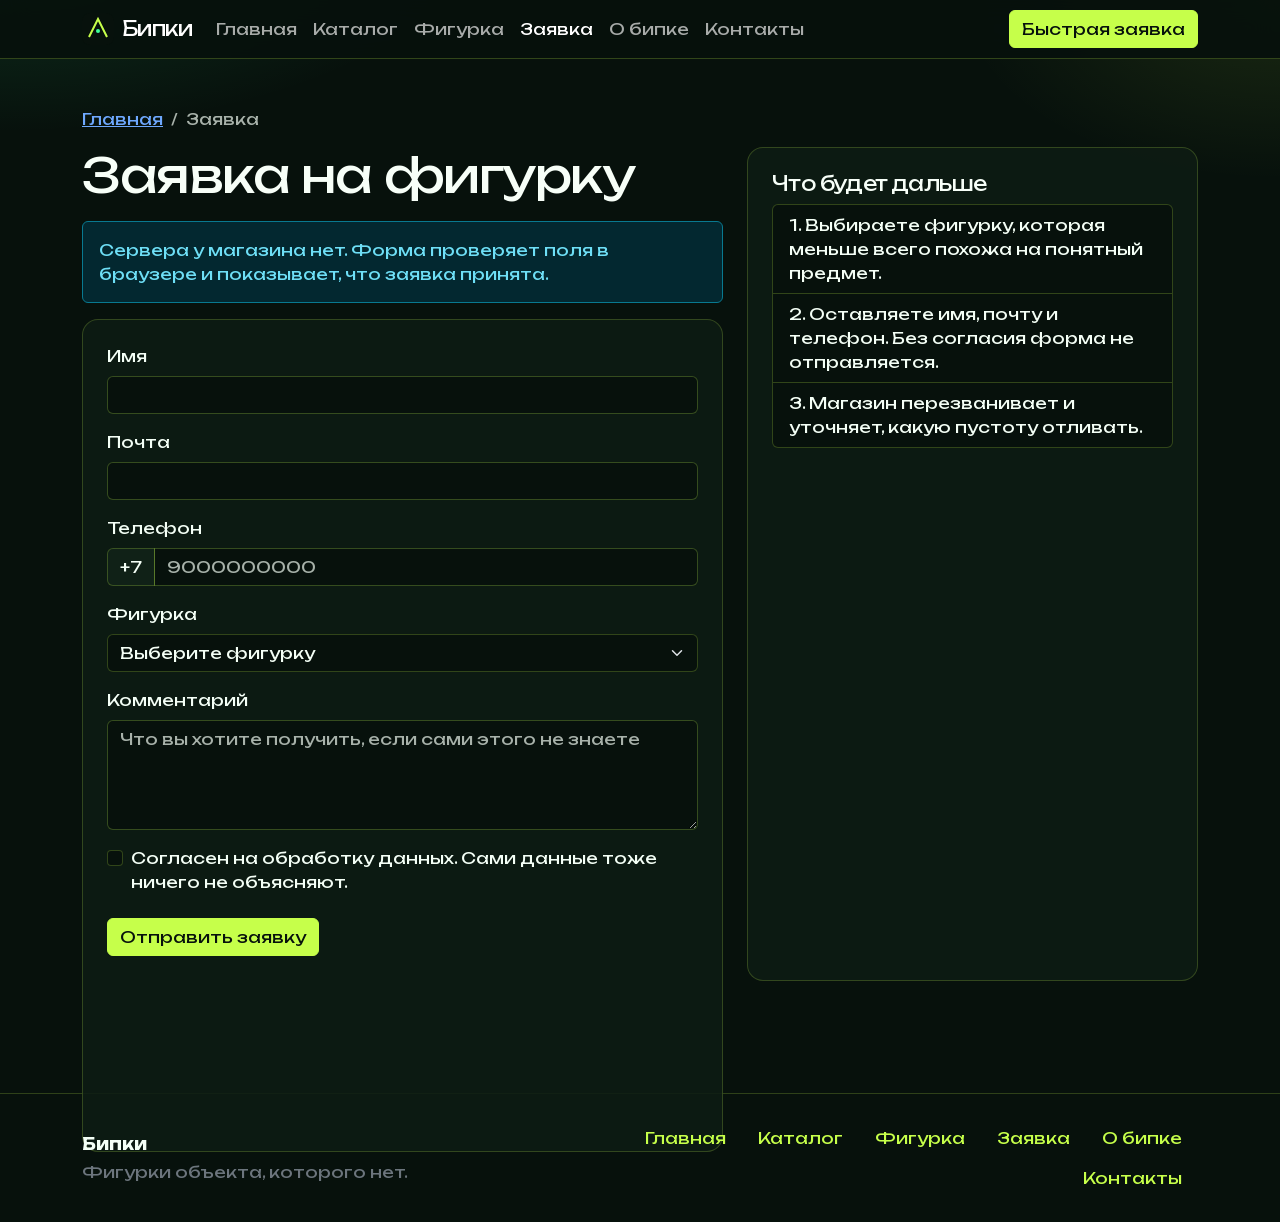
<file: order.html>
<!DOCTYPE html>
<html lang="ru" data-bs-theme="dark">
<head>
  <meta charset="utf-8">
  <meta name="viewport" content="width=device-width, initial-scale=1">
  <meta name="description" content="Форма заявки на абстрактную фигурку: имя, почта, телефон, товар, комментарий и согласие.">
  <meta name="theme-color" content="#07110c">
  <title>Заявка — Бипки</title>
  <link rel="icon" href="images/favicon.svg" type="image/svg+xml">
  <link rel="stylesheet" href="vendor/bootstrap/css/bootstrap.min.css">
  <link rel="stylesheet" href="css/custom.css">
</head>
<body>
  <a class="visually-hidden-focusable" href="#content">К содержанию</a>
  <header>
    <nav class="navbar navbar-expand-xl site-nav sticky-top">
      <div class="container">
        <a class="navbar-brand d-flex align-items-center gap-2" href="index.html">
          <img src="images/mark.svg" width="32" height="32" alt="">
          <span>Бипки</span>
        </a>
        <button class="navbar-toggler" type="button" data-bs-toggle="collapse" data-bs-target="#siteNav" aria-controls="siteNav" aria-expanded="false" aria-label="Открыть меню">
          <span class="navbar-toggler-icon"></span>
        </button>
        <div class="collapse navbar-collapse" id="siteNav">
          <ul class="navbar-nav me-auto mb-2 mb-xl-0">
            <li class="nav-item"><a class="nav-link" href="index.html">Главная</a></li>
            <li class="nav-item"><a class="nav-link" href="catalog.html">Каталог</a></li>
            <li class="nav-item"><a class="nav-link" href="product.html">Фигурка</a></li>
            <li class="nav-item"><a class="nav-link active" href="order.html" aria-current="page">Заявка</a></li>
            <li class="nav-item"><a class="nav-link" href="about.html">О бипке</a></li>
            <li class="nav-item"><a class="nav-link" href="contacts.html">Контакты</a></li>
          </ul>
          <button class="btn btn-primary" type="button" data-bs-toggle="modal" data-bs-target="#orderModal">Быстрая заявка</button>
        </div>
      </div>
    </nav>
  </header>
  <main id="content">
    <section class="py-5">
      <div class="container">
        <nav aria-label="Хлебные крошки">
          <ol class="breadcrumb">
            <li class="breadcrumb-item"><a href="index.html">Главная</a></li>
            <li class="breadcrumb-item active" aria-current="page">Заявка</li>
          </ol>
        </nav>
        <div class="row gx-4 gy-4">
          <div class="col-12 col-lg-7">
            <h1 class="display-5 mb-3">Заявка на фигурку</h1>
            <div class="alert alert-info" role="alert">Сервера у магазина нет. Форма проверяет поля в браузере и показывает, что заявка принята.</div>
            <form class="order-form panel p-4" id="orderForm" action="order.html" method="post">
              
            <div class="mb-3">
              <label class="form-label" for="order-name">Имя</label>
              <input class="form-control" id="order-name" name="name" type="text" autocomplete="name" required>
            </div>
            <div class="mb-3">
              <label class="form-label" for="order-email">Почта</label>
              <input class="form-control" id="order-email" name="email" type="email" autocomplete="email" required>
            </div>
            <div class="mb-3">
              <label class="form-label" for="order-phone">Телефон</label>
              <div class="input-group">
                <span class="input-group-text" id="order-phone-prefix">+7</span>
                <input class="form-control" id="order-phone" name="phone" type="tel" inputmode="numeric" autocomplete="tel" aria-describedby="order-phone-prefix" required placeholder="9000000000">
              </div>
            </div>
            <div class="mb-3">
              <label class="form-label" for="order-product">Фигурка</label>
              <select class="form-select" id="order-product" name="product" required>
                <option value="">Выберите фигурку</option>
                <option value="zero">Нулевой объём</option>
                <option value="edge">Ребро без грани</option>
                <option value="fold">Складка тишины</option>
                <option value="torus">Невозможный тор</option>
                <option value="point">Точка снаружи</option>
                <option value="void">Гладкая пустота</option>
                <option value="angle">Угол, которого нет</option>
                <option value="contour">Контур без тела</option>
              </select>
            </div>
            <div class="mb-3">
              <label class="form-label" for="order-comment">Комментарий</label>
              <textarea class="form-control" id="order-comment" name="comment" rows="4" required placeholder="Что вы хотите получить, если сами этого не знаете"></textarea>
            </div>
            <div class="form-check mb-4">
              <input class="form-check-input" id="order-consent" name="consent" type="checkbox" value="yes" required>
              <label class="form-check-label" for="order-consent">Согласен на обработку данных. Сами данные тоже ничего не объясняют.</label>
            </div>
            <button class="btn btn-primary" type="submit">Отправить заявку</button>
            </form>
          </div>
          <aside class="col-12 col-lg-5">
            <div class="panel p-4">
              <h2 class="h5">Что будет дальше</h2>
              <ol class="list-group list-group-numbered">
                <li class="list-group-item">Выбираете фигурку, которая меньше всего похожа на понятный предмет.</li>
                <li class="list-group-item">Оставляете имя, почту и телефон. Без согласия форма не отправляется.</li>
                <li class="list-group-item">Магазин перезванивает и уточняет, какую пустоту отливать.</li>
              </ol>
            </div>
          </aside>
        </div>
      </div>
    </section>
  </main>
  <footer class="site-footer py-4">
    <div class="container">
      <div class="row gy-3 align-items-center">
        <div class="col-md-5">
          <p class="fw-bold mb-1">Бипки</p>
          <p class="text-secondary mb-0">Фигурки объекта, которого нет.</p>
        </div>
        <div class="col-md-7">
          <ul class="nav justify-content-md-end">
            <li class="nav-item"><a class="nav-link" href="index.html">Главная</a></li>
            <li class="nav-item"><a class="nav-link" href="catalog.html">Каталог</a></li>
            <li class="nav-item"><a class="nav-link" href="product.html">Фигурка</a></li>
            <li class="nav-item"><a class="nav-link" href="order.html">Заявка</a></li>
            <li class="nav-item"><a class="nav-link" href="about.html">О бипке</a></li>
            <li class="nav-item"><a class="nav-link" href="contacts.html">Контакты</a></li>
          </ul>
        </div>
      </div>
    </div>
  </footer>
  <div class="modal fade" id="orderModal" tabindex="-1" aria-labelledby="orderModalLabel" aria-hidden="true">
    <div class="modal-dialog modal-dialog-centered modal-dialog-scrollable">
      <div class="modal-content">
        <div class="modal-header">
          <h2 class="modal-title h5" id="orderModalLabel">Быстрая заявка</h2>
          <button class="btn-close" type="button" data-bs-dismiss="modal" aria-label="Закрыть"></button>
        </div>
        <div class="modal-body">
          <form class="order-form" action="order.html" method="post">
            
            <div class="mb-3">
              <label class="form-label" for="modal-name">Имя</label>
              <input class="form-control" id="modal-name" name="name" type="text" autocomplete="name" required>
            </div>
            <div class="mb-3">
              <label class="form-label" for="modal-email">Почта</label>
              <input class="form-control" id="modal-email" name="email" type="email" autocomplete="email" required>
            </div>
            <div class="mb-3">
              <label class="form-label" for="modal-phone">Телефон</label>
              <div class="input-group">
                <span class="input-group-text" id="modal-phone-prefix">+7</span>
                <input class="form-control" id="modal-phone" name="phone" type="tel" inputmode="numeric" autocomplete="tel" aria-describedby="modal-phone-prefix" required placeholder="9000000000">
              </div>
            </div>
            <div class="mb-3">
              <label class="form-label" for="modal-product">Фигурка</label>
              <select class="form-select" id="modal-product" name="product" required>
                <option value="">Выберите фигурку</option>
                <option value="zero">Нулевой объём</option>
                <option value="edge">Ребро без грани</option>
                <option value="fold">Складка тишины</option>
                <option value="torus">Невозможный тор</option>
                <option value="point">Точка снаружи</option>
                <option value="void">Гладкая пустота</option>
                <option value="angle">Угол, которого нет</option>
                <option value="contour">Контур без тела</option>
              </select>
            </div>
            <div class="mb-3">
              <label class="form-label" for="modal-comment">Комментарий</label>
              <textarea class="form-control" id="modal-comment" name="comment" rows="4" required placeholder="Что вы хотите получить, если сами этого не знаете"></textarea>
            </div>
            <div class="form-check mb-4">
              <input class="form-check-input" id="modal-consent" name="consent" type="checkbox" value="yes" required>
              <label class="form-check-label" for="modal-consent">Согласен на обработку данных. Сами данные тоже ничего не объясняют.</label>
            </div>
            <button class="btn btn-primary" type="submit">Отправить заявку</button>
          </form>
        </div>
      </div>
    </div>
  </div>
  <div class="toast-container position-fixed bottom-0 end-0 p-3">
    <div class="toast" id="orderToast" role="status" aria-live="polite" aria-atomic="true" data-bs-delay="5000">
      <div class="toast-header">
        <strong class="me-auto">Бипки</strong>
        <button class="btn-close" type="button" data-bs-dismiss="toast" aria-label="Закрыть"></button>
      </div>
      <div class="toast-body" id="orderToastText">Заявка принята.</div>
    </div>
  </div>
  <script src="vendor/bootstrap/js/bootstrap.bundle.min.js"></script>
  <script src="js/main.js"></script>
</body>
</html>
</file>
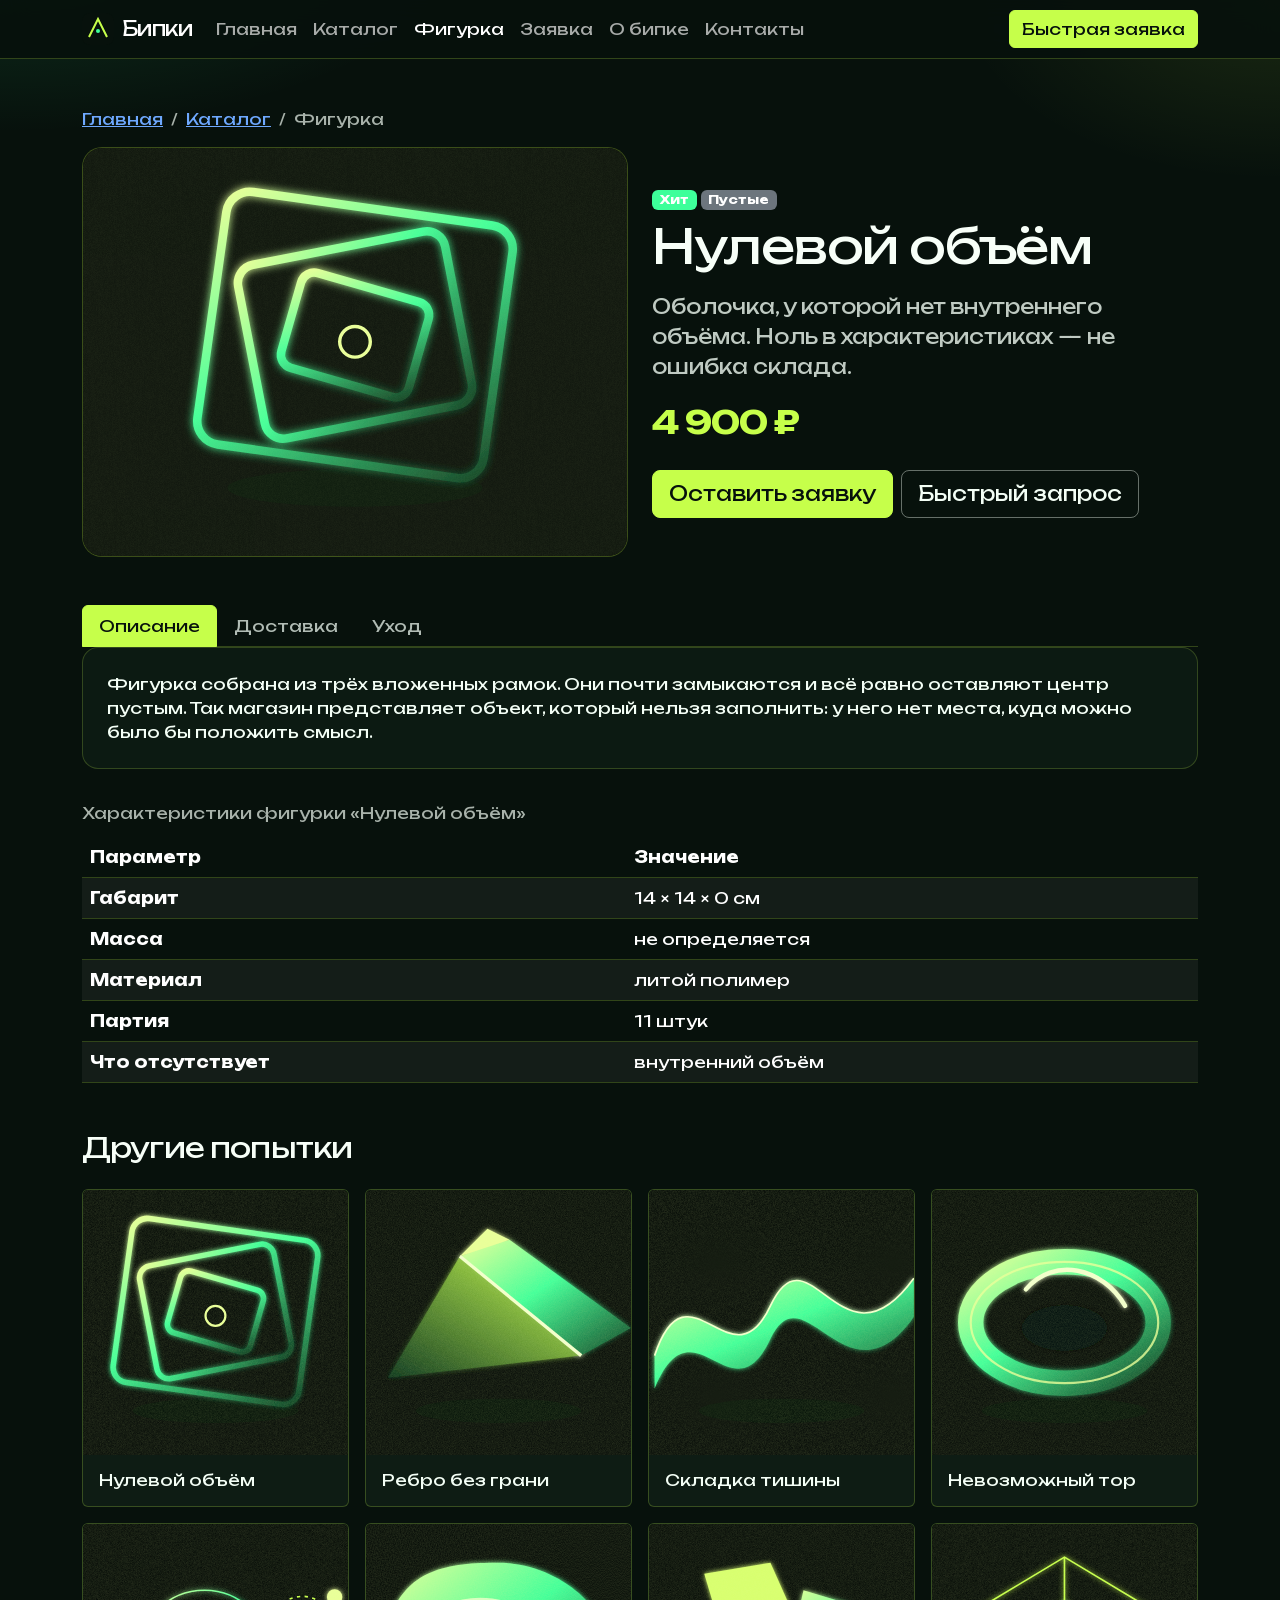
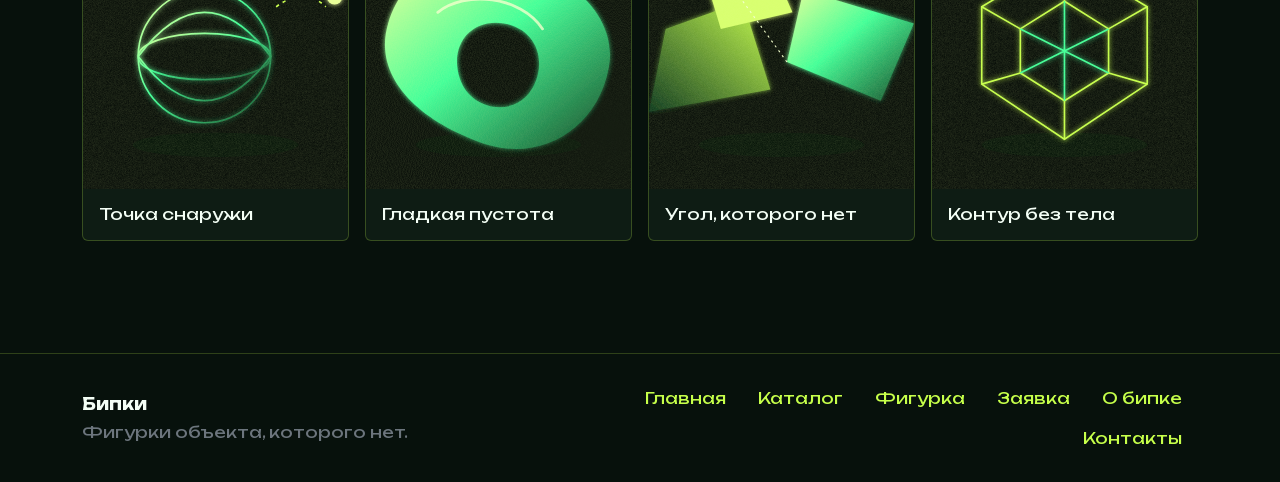
<file: product.html>
<!DOCTYPE html>
<html lang="ru" data-bs-theme="dark">
<head>
  <meta charset="utf-8">
  <meta name="viewport" content="width=device-width, initial-scale=1">
  <meta name="description" content="Карточка абстрактной фигурки: описание, вкладки, таблица характеристик и заявка.">
  <meta name="theme-color" content="#07110c">
  <title>Фигурка — Бипки</title>
  <link rel="icon" href="images/favicon.svg" type="image/svg+xml">
  <link rel="stylesheet" href="vendor/bootstrap/css/bootstrap.min.css">
  <link rel="stylesheet" href="css/custom.css">
</head>
<body>
  <a class="visually-hidden-focusable" href="#content">К содержанию</a>
  <header>
    <nav class="navbar navbar-expand-xl site-nav sticky-top">
      <div class="container">
        <a class="navbar-brand d-flex align-items-center gap-2" href="index.html">
          <img src="images/mark.svg" width="32" height="32" alt="">
          <span>Бипки</span>
        </a>
        <button class="navbar-toggler" type="button" data-bs-toggle="collapse" data-bs-target="#siteNav" aria-controls="siteNav" aria-expanded="false" aria-label="Открыть меню">
          <span class="navbar-toggler-icon"></span>
        </button>
        <div class="collapse navbar-collapse" id="siteNav">
          <ul class="navbar-nav me-auto mb-2 mb-xl-0">
            <li class="nav-item"><a class="nav-link" href="index.html">Главная</a></li>
            <li class="nav-item"><a class="nav-link" href="catalog.html">Каталог</a></li>
            <li class="nav-item"><a class="nav-link active" href="product.html" aria-current="page">Фигурка</a></li>
            <li class="nav-item"><a class="nav-link" href="order.html">Заявка</a></li>
            <li class="nav-item"><a class="nav-link" href="about.html">О бипке</a></li>
            <li class="nav-item"><a class="nav-link" href="contacts.html">Контакты</a></li>
          </ul>
          <button class="btn btn-primary" type="button" data-bs-toggle="modal" data-bs-target="#orderModal">Быстрая заявка</button>
        </div>
      </div>
    </nav>
  </header>
  <main id="content">
    <section class="py-5">
      <div class="container">
        <nav aria-label="Хлебные крошки">
          <ol class="breadcrumb">
            <li class="breadcrumb-item"><a href="index.html">Главная</a></li>
            <li class="breadcrumb-item"><a href="catalog.html">Каталог</a></li>
            <li class="breadcrumb-item active" aria-current="page">Фигурка</li>
          </ol>
        </nav>
        <div class="product-stage">
      <article class="product-detail" id="zero">
        <div class="row align-items-center gx-4 gy-4">
          <div class="col-12 col-lg-6">
            <div class="figure-frame">
              <img src="images/zero.svg" alt="Нулевой объём">
            </div>
          </div>
          <div class="col-12 col-lg-6">
            <p class="mb-2"><span class="badge text-bg-success">Хит</span> <span class="badge text-bg-secondary">Пустые</span></p>
            <h1 class="display-5 mb-3">Нулевой объём</h1>
            <p class="lead hero-lead">Оболочка, у которой нет внутреннего объёма. Ноль в характеристиках — не ошибка склада.</p>
            <p class="mb-4"><span class="product-price">4 900 ₽</span></p>
            <div class="d-flex flex-wrap gap-2">
              <a class="btn btn-primary btn-lg" href="order.html?product=zero">Оставить заявку</a>
              <button class="btn btn-outline-light btn-lg" type="button" data-bs-toggle="modal" data-bs-target="#orderModal" data-product="zero">Быстрый запрос</button>
            </div>
          </div>
        </div>
        <ul class="nav nav-tabs mt-5" role="tablist">
          <li class="nav-item" role="presentation">
            <button class="nav-link active" id="zero-desc-tab" data-bs-toggle="tab" data-bs-target="#zero-desc" type="button" role="tab" aria-controls="zero-desc" aria-selected="true">Описание</button>
          </li>
          <li class="nav-item" role="presentation">
            <button class="nav-link" id="zero-delivery-tab" data-bs-toggle="tab" data-bs-target="#zero-delivery" type="button" role="tab" aria-controls="zero-delivery" aria-selected="false">Доставка</button>
          </li>
          <li class="nav-item" role="presentation">
            <button class="nav-link" id="zero-care-tab" data-bs-toggle="tab" data-bs-target="#zero-care" type="button" role="tab" aria-controls="zero-care" aria-selected="false">Уход</button>
          </li>
        </ul>
        <div class="tab-content panel p-3 p-md-4">
          <div class="tab-pane fade show active" id="zero-desc" role="tabpanel" aria-labelledby="zero-desc-tab" tabindex="0">
            <p class="mb-0">Фигурка собрана из трёх вложенных рамок. Они почти замыкаются и всё равно оставляют центр пустым. Так магазин представляет объект, который нельзя заполнить: у него нет места, куда можно было бы положить смысл.</p>
          </div>
          <div class="tab-pane fade" id="zero-delivery" role="tabpanel" aria-labelledby="zero-delivery-tab" tabindex="0">
            <p class="mb-0">Доставка по городу занимает 2–4 дня. Упаковка глухая: курьер не обязан знать, что внутри. Сама бипка в коробку не помещается, потому что её нет. Внутри только фигурка «Нулевой объём».</p>
          </div>
          <div class="tab-pane fade" id="zero-care" role="tabpanel" aria-labelledby="zero-care-tab" tabindex="0">
            <p class="mb-0">Сухая ткань, без растворителей. Не стоит добиваться от фигурки узнаваемого образа: если он появится, это уже другая вещь.</p>
          </div>
        </div>
        <div class="table-responsive mt-4">
          <table class="table table-striped align-middle mb-0">
            <caption>Характеристики фигурки «Нулевой объём»</caption>
            <thead>
              <tr>
                <th scope="col">Параметр</th>
                <th scope="col">Значение</th>
              </tr>
            </thead>
            <tbody>
                <tr><th scope="row">Габарит</th><td>14 × 14 × 0 см</td></tr>
                <tr><th scope="row">Масса</th><td>не определяется</td></tr>
                <tr><th scope="row">Материал</th><td>литой полимер</td></tr>
                <tr><th scope="row">Партия</th><td>11 штук</td></tr>
                <tr><th scope="row">Что отсутствует</th><td>внутренний объём</td></tr>
            </tbody>
          </table>
        </div>
      </article>
      <article class="product-detail" id="edge">
        <div class="row align-items-center gx-4 gy-4">
          <div class="col-12 col-lg-6">
            <div class="figure-frame">
              <img src="images/edge.svg" alt="Ребро без грани">
            </div>
          </div>
          <div class="col-12 col-lg-6">
            <p class="mb-2"><span class="badge text-bg-warning">Новинка</span> <span class="badge text-bg-secondary">Рёбра</span></p>
            <h1 class="display-5 mb-3">Ребро без грани</h1>
            <p class="lead hero-lead">Одно ребро. Граней, к которым оно должно крепиться, в комплекте нет.</p>
            <p class="mb-4"><span class="product-price">3 200 ₽</span></p>
            <div class="d-flex flex-wrap gap-2">
              <a class="btn btn-primary btn-lg" href="order.html?product=edge">Оставить заявку</a>
              <button class="btn btn-outline-light btn-lg" type="button" data-bs-toggle="modal" data-bs-target="#orderModal" data-product="edge">Быстрый запрос</button>
            </div>
          </div>
        </div>
        <ul class="nav nav-tabs mt-5" role="tablist">
          <li class="nav-item" role="presentation">
            <button class="nav-link active" id="edge-desc-tab" data-bs-toggle="tab" data-bs-target="#edge-desc" type="button" role="tab" aria-controls="edge-desc" aria-selected="true">Описание</button>
          </li>
          <li class="nav-item" role="presentation">
            <button class="nav-link" id="edge-delivery-tab" data-bs-toggle="tab" data-bs-target="#edge-delivery" type="button" role="tab" aria-controls="edge-delivery" aria-selected="false">Доставка</button>
          </li>
          <li class="nav-item" role="presentation">
            <button class="nav-link" id="edge-care-tab" data-bs-toggle="tab" data-bs-target="#edge-care" type="button" role="tab" aria-controls="edge-care" aria-selected="false">Уход</button>
          </li>
        </ul>
        <div class="tab-content panel p-3 p-md-4">
          <div class="tab-pane fade show active" id="edge-desc" role="tabpanel" aria-labelledby="edge-desc-tab" tabindex="0">
            <p class="mb-0">Длинная кромка держит свет и больше ничего. Соседние плоскости в модель не вошли: если их добавить, фигурка начнёт изображать обычный предмет, а не бипку.</p>
          </div>
          <div class="tab-pane fade" id="edge-delivery" role="tabpanel" aria-labelledby="edge-delivery-tab" tabindex="0">
            <p class="mb-0">Доставка по городу занимает 2–4 дня. Упаковка глухая: курьер не обязан знать, что внутри. Сама бипка в коробку не помещается, потому что её нет. Внутри только фигурка «Ребро без грани».</p>
          </div>
          <div class="tab-pane fade" id="edge-care" role="tabpanel" aria-labelledby="edge-care-tab" tabindex="0">
            <p class="mb-0">Сухая ткань, без растворителей. Не стоит добиваться от фигурки узнаваемого образа: если он появится, это уже другая вещь.</p>
          </div>
        </div>
        <div class="table-responsive mt-4">
          <table class="table table-striped align-middle mb-0">
            <caption>Характеристики фигурки «Ребро без грани»</caption>
            <thead>
              <tr>
                <th scope="col">Параметр</th>
                <th scope="col">Значение</th>
              </tr>
            </thead>
            <tbody>
                <tr><th scope="row">Длина ребра</th><td>18 см</td></tr>
                <tr><th scope="row">Масса</th><td>240 г</td></tr>
                <tr><th scope="row">Материал</th><td>окрашенный полимер</td></tr>
                <tr><th scope="row">Партия</th><td>7 штук</td></tr>
                <tr><th scope="row">Граней в комплекте</th><td>0</td></tr>
            </tbody>
          </table>
        </div>
      </article>
      <article class="product-detail" id="fold">
        <div class="row align-items-center gx-4 gy-4">
          <div class="col-12 col-lg-6">
            <div class="figure-frame">
              <img src="images/fold.svg" alt="Складка тишины">
            </div>
          </div>
          <div class="col-12 col-lg-6">
            <p class="mb-2"><span class="badge text-bg-danger">Скидка</span> <span class="badge text-bg-secondary">Замкнутые</span></p>
            <h1 class="display-5 mb-3">Складка тишины</h1>
            <p class="lead hero-lead">Поверхность сложена так, что с неё не считывается ни форма, ни звук.</p>
            <p class="mb-4"><span class="product-price">2 700 ₽</span> <span class="text-decoration-line-through text-secondary ms-2">3 400 ₽</span></p>
            <div class="d-flex flex-wrap gap-2">
              <a class="btn btn-primary btn-lg" href="order.html?product=fold">Оставить заявку</a>
              <button class="btn btn-outline-light btn-lg" type="button" data-bs-toggle="modal" data-bs-target="#orderModal" data-product="fold">Быстрый запрос</button>
            </div>
          </div>
        </div>
        <ul class="nav nav-tabs mt-5" role="tablist">
          <li class="nav-item" role="presentation">
            <button class="nav-link active" id="fold-desc-tab" data-bs-toggle="tab" data-bs-target="#fold-desc" type="button" role="tab" aria-controls="fold-desc" aria-selected="true">Описание</button>
          </li>
          <li class="nav-item" role="presentation">
            <button class="nav-link" id="fold-delivery-tab" data-bs-toggle="tab" data-bs-target="#fold-delivery" type="button" role="tab" aria-controls="fold-delivery" aria-selected="false">Доставка</button>
          </li>
          <li class="nav-item" role="presentation">
            <button class="nav-link" id="fold-care-tab" data-bs-toggle="tab" data-bs-target="#fold-care" type="button" role="tab" aria-controls="fold-care" aria-selected="false">Уход</button>
          </li>
        </ul>
        <div class="tab-content panel p-3 p-md-4">
          <div class="tab-pane fade show active" id="fold-desc" role="tabpanel" aria-labelledby="fold-desc-tab" tabindex="0">
            <p class="mb-0">Лента полимера перегнута трижды и сходится сама с собой. Скидка стоит потому, что прошлая партия тоже ничего не объяснила, а полка уже занята.</p>
          </div>
          <div class="tab-pane fade" id="fold-delivery" role="tabpanel" aria-labelledby="fold-delivery-tab" tabindex="0">
            <p class="mb-0">Доставка по городу занимает 2–4 дня. Упаковка глухая: курьер не обязан знать, что внутри. Сама бипка в коробку не помещается, потому что её нет. Внутри только фигурка «Складка тишины».</p>
          </div>
          <div class="tab-pane fade" id="fold-care" role="tabpanel" aria-labelledby="fold-care-tab" tabindex="0">
            <p class="mb-0">Сухая ткань, без растворителей. Не стоит добиваться от фигурки узнаваемого образа: если он появится, это уже другая вещь.</p>
          </div>
        </div>
        <div class="table-responsive mt-4">
          <table class="table table-striped align-middle mb-0">
            <caption>Характеристики фигурки «Складка тишины»</caption>
            <thead>
              <tr>
                <th scope="col">Параметр</th>
                <th scope="col">Значение</th>
              </tr>
            </thead>
            <tbody>
                <tr><th scope="row">Габарит</th><td>16 × 9 × 7 см</td></tr>
                <tr><th scope="row">Масса</th><td>310 г</td></tr>
                <tr><th scope="row">Материал</th><td>гибкий полимер</td></tr>
                <tr><th scope="row">Партия</th><td>20 штук</td></tr>
                <tr><th scope="row">Складок</th><td>3</td></tr>
            </tbody>
          </table>
        </div>
      </article>
      <article class="product-detail" id="torus">
        <div class="row align-items-center gx-4 gy-4">
          <div class="col-12 col-lg-6">
            <div class="figure-frame">
              <img src="images/torus.svg" alt="Невозможный тор">
            </div>
          </div>
          <div class="col-12 col-lg-6">
            <p class="mb-2"><span class="badge text-bg-info">Редкость</span> <span class="badge text-bg-secondary">Замкнутые</span></p>
            <h1 class="display-5 mb-3">Невозможный тор</h1>
            <p class="lead hero-lead">Кольцо проходит сквозь собственное отверстие и не замечает этого.</p>
            <p class="mb-4"><span class="product-price">5 600 ₽</span></p>
            <div class="d-flex flex-wrap gap-2">
              <a class="btn btn-primary btn-lg" href="order.html?product=torus">Оставить заявку</a>
              <button class="btn btn-outline-light btn-lg" type="button" data-bs-toggle="modal" data-bs-target="#orderModal" data-product="torus">Быстрый запрос</button>
            </div>
          </div>
        </div>
        <ul class="nav nav-tabs mt-5" role="tablist">
          <li class="nav-item" role="presentation">
            <button class="nav-link active" id="torus-desc-tab" data-bs-toggle="tab" data-bs-target="#torus-desc" type="button" role="tab" aria-controls="torus-desc" aria-selected="true">Описание</button>
          </li>
          <li class="nav-item" role="presentation">
            <button class="nav-link" id="torus-delivery-tab" data-bs-toggle="tab" data-bs-target="#torus-delivery" type="button" role="tab" aria-controls="torus-delivery" aria-selected="false">Доставка</button>
          </li>
          <li class="nav-item" role="presentation">
            <button class="nav-link" id="torus-care-tab" data-bs-toggle="tab" data-bs-target="#torus-care" type="button" role="tab" aria-controls="torus-care" aria-selected="false">Уход</button>
          </li>
        </ul>
        <div class="tab-content panel p-3 p-md-4">
          <div class="tab-pane fade show active" id="torus-desc" role="tabpanel" aria-labelledby="torus-desc-tab" tabindex="0">
            <p class="mb-0">Замкнутая поверхность без края. Её можно обойти взглядом и ни разу не понять, где у неё внешняя сторона. Форму трудно повторить, не сделав обычный бублик.</p>
          </div>
          <div class="tab-pane fade" id="torus-delivery" role="tabpanel" aria-labelledby="torus-delivery-tab" tabindex="0">
            <p class="mb-0">Доставка по городу занимает 2–4 дня. Упаковка глухая: курьер не обязан знать, что внутри. Сама бипка в коробку не помещается, потому что её нет. Внутри только фигурка «Невозможный тор».</p>
          </div>
          <div class="tab-pane fade" id="torus-care" role="tabpanel" aria-labelledby="torus-care-tab" tabindex="0">
            <p class="mb-0">Сухая ткань, без растворителей. Не стоит добиваться от фигурки узнаваемого образа: если он появится, это уже другая вещь.</p>
          </div>
        </div>
        <div class="table-responsive mt-4">
          <table class="table table-striped align-middle mb-0">
            <caption>Характеристики фигурки «Невозможный тор»</caption>
            <thead>
              <tr>
                <th scope="col">Параметр</th>
                <th scope="col">Значение</th>
              </tr>
            </thead>
            <tbody>
                <tr><th scope="row">Внешний диаметр</th><td>19 см</td></tr>
                <tr><th scope="row">Масса</th><td>480 г</td></tr>
                <tr><th scope="row">Материал</th><td>полимер с лаком</td></tr>
                <tr><th scope="row">Партия</th><td>4 штуки</td></tr>
                <tr><th scope="row">Край</th><td>отсутствует</td></tr>
            </tbody>
          </table>
        </div>
      </article>
      <article class="product-detail" id="point">
        <div class="row align-items-center gx-4 gy-4">
          <div class="col-12 col-lg-6">
            <div class="figure-frame">
              <img src="images/point.svg" alt="Точка снаружи">
            </div>
          </div>
          <div class="col-12 col-lg-6">
            <p class="mb-2"> <span class="badge text-bg-secondary">Пустые</span></p>
            <h1 class="display-5 mb-3">Точка снаружи</h1>
            <p class="lead hero-lead">Точка относится к фигуре и лежит за её пределами.</p>
            <p class="mb-4"><span class="product-price">1 800 ₽</span></p>
            <div class="d-flex flex-wrap gap-2">
              <a class="btn btn-primary btn-lg" href="order.html?product=point">Оставить заявку</a>
              <button class="btn btn-outline-light btn-lg" type="button" data-bs-toggle="modal" data-bs-target="#orderModal" data-product="point">Быстрый запрос</button>
            </div>
          </div>
        </div>
        <ul class="nav nav-tabs mt-5" role="tablist">
          <li class="nav-item" role="presentation">
            <button class="nav-link active" id="point-desc-tab" data-bs-toggle="tab" data-bs-target="#point-desc" type="button" role="tab" aria-controls="point-desc" aria-selected="true">Описание</button>
          </li>
          <li class="nav-item" role="presentation">
            <button class="nav-link" id="point-delivery-tab" data-bs-toggle="tab" data-bs-target="#point-delivery" type="button" role="tab" aria-controls="point-delivery" aria-selected="false">Доставка</button>
          </li>
          <li class="nav-item" role="presentation">
            <button class="nav-link" id="point-care-tab" data-bs-toggle="tab" data-bs-target="#point-care" type="button" role="tab" aria-controls="point-care" aria-selected="false">Уход</button>
          </li>
        </ul>
        <div class="tab-content panel p-3 p-md-4">
          <div class="tab-pane fade show active" id="point-desc" role="tabpanel" aria-labelledby="point-desc-tab" tabindex="0">
            <p class="mb-0">Сфера на месте, точка — нет. Пунктир между ними обрывается: дорисовывать его было бы уже толкованием, а магазин толкований не продаёт.</p>
          </div>
          <div class="tab-pane fade" id="point-delivery" role="tabpanel" aria-labelledby="point-delivery-tab" tabindex="0">
            <p class="mb-0">Доставка по городу занимает 2–4 дня. Упаковка глухая: курьер не обязан знать, что внутри. Сама бипка в коробку не помещается, потому что её нет. Внутри только фигурка «Точка снаружи».</p>
          </div>
          <div class="tab-pane fade" id="point-care" role="tabpanel" aria-labelledby="point-care-tab" tabindex="0">
            <p class="mb-0">Сухая ткань, без растворителей. Не стоит добиваться от фигурки узнаваемого образа: если он появится, это уже другая вещь.</p>
          </div>
        </div>
        <div class="table-responsive mt-4">
          <table class="table table-striped align-middle mb-0">
            <caption>Характеристики фигурки «Точка снаружи»</caption>
            <thead>
              <tr>
                <th scope="col">Параметр</th>
                <th scope="col">Значение</th>
              </tr>
            </thead>
            <tbody>
                <tr><th scope="row">Диаметр сферы</th><td>11 см</td></tr>
                <tr><th scope="row">Масса</th><td>190 г</td></tr>
                <tr><th scope="row">Материал</th><td>матовый полимер</td></tr>
                <tr><th scope="row">Партия</th><td>15 штук</td></tr>
                <tr><th scope="row">Где точка</th><td>вне фигуры</td></tr>
            </tbody>
          </table>
        </div>
      </article>
      <article class="product-detail" id="void">
        <div class="row align-items-center gx-4 gy-4">
          <div class="col-12 col-lg-6">
            <div class="figure-frame">
              <img src="images/void.svg" alt="Гладкая пустота">
            </div>
          </div>
          <div class="col-12 col-lg-6">
            <p class="mb-2"><span class="badge text-bg-success">Хит</span> <span class="badge text-bg-secondary">Пустые</span></p>
            <h1 class="display-5 mb-3">Гладкая пустота</h1>
            <p class="lead hero-lead">Ни ребра, ни шва. Ладонь соскальзывает, взгляд тоже.</p>
            <p class="mb-4"><span class="product-price">6 100 ₽</span></p>
            <div class="d-flex flex-wrap gap-2">
              <a class="btn btn-primary btn-lg" href="order.html?product=void">Оставить заявку</a>
              <button class="btn btn-outline-light btn-lg" type="button" data-bs-toggle="modal" data-bs-target="#orderModal" data-product="void">Быстрый запрос</button>
            </div>
          </div>
        </div>
        <ul class="nav nav-tabs mt-5" role="tablist">
          <li class="nav-item" role="presentation">
            <button class="nav-link active" id="void-desc-tab" data-bs-toggle="tab" data-bs-target="#void-desc" type="button" role="tab" aria-controls="void-desc" aria-selected="true">Описание</button>
          </li>
          <li class="nav-item" role="presentation">
            <button class="nav-link" id="void-delivery-tab" data-bs-toggle="tab" data-bs-target="#void-delivery" type="button" role="tab" aria-controls="void-delivery" aria-selected="false">Доставка</button>
          </li>
          <li class="nav-item" role="presentation">
            <button class="nav-link" id="void-care-tab" data-bs-toggle="tab" data-bs-target="#void-care" type="button" role="tab" aria-controls="void-care" aria-selected="false">Уход</button>
          </li>
        </ul>
        <div class="tab-content panel p-3 p-md-4">
          <div class="tab-pane fade show active" id="void-desc" role="tabpanel" aria-labelledby="void-desc-tab" tabindex="0">
            <p class="mb-0">Самая дорогая попытка в витрине, потому что на ней меньше всего за что зацепиться. Гладкий объём с дырой, которая не является входом.</p>
          </div>
          <div class="tab-pane fade" id="void-delivery" role="tabpanel" aria-labelledby="void-delivery-tab" tabindex="0">
            <p class="mb-0">Доставка по городу занимает 2–4 дня. Упаковка глухая: курьер не обязан знать, что внутри. Сама бипка в коробку не помещается, потому что её нет. Внутри только фигурка «Гладкая пустота».</p>
          </div>
          <div class="tab-pane fade" id="void-care" role="tabpanel" aria-labelledby="void-care-tab" tabindex="0">
            <p class="mb-0">Сухая ткань, без растворителей. Не стоит добиваться от фигурки узнаваемого образа: если он появится, это уже другая вещь.</p>
          </div>
        </div>
        <div class="table-responsive mt-4">
          <table class="table table-striped align-middle mb-0">
            <caption>Характеристики фигурки «Гладкая пустота»</caption>
            <thead>
              <tr>
                <th scope="col">Параметр</th>
                <th scope="col">Значение</th>
              </tr>
            </thead>
            <tbody>
                <tr><th scope="row">Габарит</th><td>15 × 13 × 12 см</td></tr>
                <tr><th scope="row">Масса</th><td>520 г</td></tr>
                <tr><th scope="row">Материал</th><td>полированный полимер</td></tr>
                <tr><th scope="row">Партия</th><td>6 штук</td></tr>
                <tr><th scope="row">Шов</th><td>нет</td></tr>
            </tbody>
          </table>
        </div>
      </article>
      <article class="product-detail" id="angle">
        <div class="row align-items-center gx-4 gy-4">
          <div class="col-12 col-lg-6">
            <div class="figure-frame">
              <img src="images/angle.svg" alt="Угол, которого нет">
            </div>
          </div>
          <div class="col-12 col-lg-6">
            <p class="mb-2"><span class="badge text-bg-warning">Новинка</span> <span class="badge text-bg-secondary">Рёбра</span></p>
            <h1 class="display-5 mb-3">Угол, которого нет</h1>
            <p class="lead hero-lead">Три плоскости идут к одной точке и разминулись.</p>
            <p class="mb-4"><span class="product-price">4 100 ₽</span></p>
            <div class="d-flex flex-wrap gap-2">
              <a class="btn btn-primary btn-lg" href="order.html?product=angle">Оставить заявку</a>
              <button class="btn btn-outline-light btn-lg" type="button" data-bs-toggle="modal" data-bs-target="#orderModal" data-product="angle">Быстрый запрос</button>
            </div>
          </div>
        </div>
        <ul class="nav nav-tabs mt-5" role="tablist">
          <li class="nav-item" role="presentation">
            <button class="nav-link active" id="angle-desc-tab" data-bs-toggle="tab" data-bs-target="#angle-desc" type="button" role="tab" aria-controls="angle-desc" aria-selected="true">Описание</button>
          </li>
          <li class="nav-item" role="presentation">
            <button class="nav-link" id="angle-delivery-tab" data-bs-toggle="tab" data-bs-target="#angle-delivery" type="button" role="tab" aria-controls="angle-delivery" aria-selected="false">Доставка</button>
          </li>
          <li class="nav-item" role="presentation">
            <button class="nav-link" id="angle-care-tab" data-bs-toggle="tab" data-bs-target="#angle-care" type="button" role="tab" aria-controls="angle-care" aria-selected="false">Уход</button>
          </li>
        </ul>
        <div class="tab-content panel p-3 p-md-4">
          <div class="tab-pane fade show active" id="angle-desc" role="tabpanel" aria-labelledby="angle-desc-tab" tabindex="0">
            <p class="mb-0">В чертеже угол был. В отливке плоскости не встретились. Щель и есть фигура: бипка здесь — это место, где геометрия отказалась сходиться.</p>
          </div>
          <div class="tab-pane fade" id="angle-delivery" role="tabpanel" aria-labelledby="angle-delivery-tab" tabindex="0">
            <p class="mb-0">Доставка по городу занимает 2–4 дня. Упаковка глухая: курьер не обязан знать, что внутри. Сама бипка в коробку не помещается, потому что её нет. Внутри только фигурка «Угол, которого нет».</p>
          </div>
          <div class="tab-pane fade" id="angle-care" role="tabpanel" aria-labelledby="angle-care-tab" tabindex="0">
            <p class="mb-0">Сухая ткань, без растворителей. Не стоит добиваться от фигурки узнаваемого образа: если он появится, это уже другая вещь.</p>
          </div>
        </div>
        <div class="table-responsive mt-4">
          <table class="table table-striped align-middle mb-0">
            <caption>Характеристики фигурки «Угол, которого нет»</caption>
            <thead>
              <tr>
                <th scope="col">Параметр</th>
                <th scope="col">Значение</th>
              </tr>
            </thead>
            <tbody>
                <tr><th scope="row">Габарит</th><td>17 × 12 × 10 см</td></tr>
                <tr><th scope="row">Масса</th><td>360 г</td></tr>
                <tr><th scope="row">Материал</th><td>окрашенный полимер</td></tr>
                <tr><th scope="row">Партия</th><td>9 штук</td></tr>
                <tr><th scope="row">Схождение плоскостей</th><td>не случилось</td></tr>
            </tbody>
          </table>
        </div>
      </article>
      <article class="product-detail" id="contour">
        <div class="row align-items-center gx-4 gy-4">
          <div class="col-12 col-lg-6">
            <div class="figure-frame">
              <img src="images/contour.svg" alt="Контур без тела">
            </div>
          </div>
          <div class="col-12 col-lg-6">
            <p class="mb-2"> <span class="badge text-bg-secondary">Рёбра</span></p>
            <h1 class="display-5 mb-3">Контур без тела</h1>
            <p class="lead hero-lead">Линия обводит предмет, который не стали заполнять.</p>
            <p class="mb-4"><span class="product-price">2 400 ₽</span></p>
            <div class="d-flex flex-wrap gap-2">
              <a class="btn btn-primary btn-lg" href="order.html?product=contour">Оставить заявку</a>
              <button class="btn btn-outline-light btn-lg" type="button" data-bs-toggle="modal" data-bs-target="#orderModal" data-product="contour">Быстрый запрос</button>
            </div>
          </div>
        </div>
        <ul class="nav nav-tabs mt-5" role="tablist">
          <li class="nav-item" role="presentation">
            <button class="nav-link active" id="contour-desc-tab" data-bs-toggle="tab" data-bs-target="#contour-desc" type="button" role="tab" aria-controls="contour-desc" aria-selected="true">Описание</button>
          </li>
          <li class="nav-item" role="presentation">
            <button class="nav-link" id="contour-delivery-tab" data-bs-toggle="tab" data-bs-target="#contour-delivery" type="button" role="tab" aria-controls="contour-delivery" aria-selected="false">Доставка</button>
          </li>
          <li class="nav-item" role="presentation">
            <button class="nav-link" id="contour-care-tab" data-bs-toggle="tab" data-bs-target="#contour-care" type="button" role="tab" aria-controls="contour-care" aria-selected="false">Уход</button>
          </li>
        </ul>
        <div class="tab-content panel p-3 p-md-4">
          <div class="tab-pane fade show active" id="contour-desc" role="tabpanel" aria-labelledby="contour-desc-tab" tabindex="0">
            <p class="mb-0">Каркас стоит без оболочки. Сквозь него видна полка, и это честнее, чем притворяться, что внутри что-то есть.</p>
          </div>
          <div class="tab-pane fade" id="contour-delivery" role="tabpanel" aria-labelledby="contour-delivery-tab" tabindex="0">
            <p class="mb-0">Доставка по городу занимает 2–4 дня. Упаковка глухая: курьер не обязан знать, что внутри. Сама бипка в коробку не помещается, потому что её нет. Внутри только фигурка «Контур без тела».</p>
          </div>
          <div class="tab-pane fade" id="contour-care" role="tabpanel" aria-labelledby="contour-care-tab" tabindex="0">
            <p class="mb-0">Сухая ткань, без растворителей. Не стоит добиваться от фигурки узнаваемого образа: если он появится, это уже другая вещь.</p>
          </div>
        </div>
        <div class="table-responsive mt-4">
          <table class="table table-striped align-middle mb-0">
            <caption>Характеристики фигурки «Контур без тела»</caption>
            <thead>
              <tr>
                <th scope="col">Параметр</th>
                <th scope="col">Значение</th>
              </tr>
            </thead>
            <tbody>
                <tr><th scope="row">Высота каркаса</th><td>20 см</td></tr>
                <tr><th scope="row">Масса</th><td>210 г</td></tr>
                <tr><th scope="row">Материал</th><td>полимерный прут</td></tr>
                <tr><th scope="row">Партия</th><td>12 штук</td></tr>
                <tr><th scope="row">Оболочка</th><td>не отливалась</td></tr>
            </tbody>
          </table>
        </div>
      </article>
        </div>
        <section class="mt-5">
          <h2 class="h3 mb-4">Другие попытки</h2>
          <div class="row g-3">
          <div class="col-6 col-md-4 col-lg-3">
            <a class="related-link" href="product.html#zero">
              <article class="card product-card h-100">
                <div class="figure-frame">
                  <img src="images/zero.svg" alt="">
                </div>
                <div class="card-body">
                  <h3 class="h6 card-title mb-0">Нулевой объём</h3>
                </div>
              </article>
            </a>
          </div>
          <div class="col-6 col-md-4 col-lg-3">
            <a class="related-link" href="product.html#edge">
              <article class="card product-card h-100">
                <div class="figure-frame">
                  <img src="images/edge.svg" alt="">
                </div>
                <div class="card-body">
                  <h3 class="h6 card-title mb-0">Ребро без грани</h3>
                </div>
              </article>
            </a>
          </div>
          <div class="col-6 col-md-4 col-lg-3">
            <a class="related-link" href="product.html#fold">
              <article class="card product-card h-100">
                <div class="figure-frame">
                  <img src="images/fold.svg" alt="">
                </div>
                <div class="card-body">
                  <h3 class="h6 card-title mb-0">Складка тишины</h3>
                </div>
              </article>
            </a>
          </div>
          <div class="col-6 col-md-4 col-lg-3">
            <a class="related-link" href="product.html#torus">
              <article class="card product-card h-100">
                <div class="figure-frame">
                  <img src="images/torus.svg" alt="">
                </div>
                <div class="card-body">
                  <h3 class="h6 card-title mb-0">Невозможный тор</h3>
                </div>
              </article>
            </a>
          </div>
          <div class="col-6 col-md-4 col-lg-3">
            <a class="related-link" href="product.html#point">
              <article class="card product-card h-100">
                <div class="figure-frame">
                  <img src="images/point.svg" alt="">
                </div>
                <div class="card-body">
                  <h3 class="h6 card-title mb-0">Точка снаружи</h3>
                </div>
              </article>
            </a>
          </div>
          <div class="col-6 col-md-4 col-lg-3">
            <a class="related-link" href="product.html#void">
              <article class="card product-card h-100">
                <div class="figure-frame">
                  <img src="images/void.svg" alt="">
                </div>
                <div class="card-body">
                  <h3 class="h6 card-title mb-0">Гладкая пустота</h3>
                </div>
              </article>
            </a>
          </div>
          <div class="col-6 col-md-4 col-lg-3">
            <a class="related-link" href="product.html#angle">
              <article class="card product-card h-100">
                <div class="figure-frame">
                  <img src="images/angle.svg" alt="">
                </div>
                <div class="card-body">
                  <h3 class="h6 card-title mb-0">Угол, которого нет</h3>
                </div>
              </article>
            </a>
          </div>
          <div class="col-6 col-md-4 col-lg-3">
            <a class="related-link" href="product.html#contour">
              <article class="card product-card h-100">
                <div class="figure-frame">
                  <img src="images/contour.svg" alt="">
                </div>
                <div class="card-body">
                  <h3 class="h6 card-title mb-0">Контур без тела</h3>
                </div>
              </article>
            </a>
          </div>
          </div>
        </section>
      </div>
    </section>
  </main>
  <footer class="site-footer py-4">
    <div class="container">
      <div class="row gy-3 align-items-center">
        <div class="col-md-5">
          <p class="fw-bold mb-1">Бипки</p>
          <p class="text-secondary mb-0">Фигурки объекта, которого нет.</p>
        </div>
        <div class="col-md-7">
          <ul class="nav justify-content-md-end">
            <li class="nav-item"><a class="nav-link" href="index.html">Главная</a></li>
            <li class="nav-item"><a class="nav-link" href="catalog.html">Каталог</a></li>
            <li class="nav-item"><a class="nav-link" href="product.html">Фигурка</a></li>
            <li class="nav-item"><a class="nav-link" href="order.html">Заявка</a></li>
            <li class="nav-item"><a class="nav-link" href="about.html">О бипке</a></li>
            <li class="nav-item"><a class="nav-link" href="contacts.html">Контакты</a></li>
          </ul>
        </div>
      </div>
    </div>
  </footer>
  <div class="modal fade" id="orderModal" tabindex="-1" aria-labelledby="orderModalLabel" aria-hidden="true">
    <div class="modal-dialog modal-dialog-centered modal-dialog-scrollable">
      <div class="modal-content">
        <div class="modal-header">
          <h2 class="modal-title h5" id="orderModalLabel">Быстрая заявка</h2>
          <button class="btn-close" type="button" data-bs-dismiss="modal" aria-label="Закрыть"></button>
        </div>
        <div class="modal-body">
          <form class="order-form" action="order.html" method="post">
            
            <div class="mb-3">
              <label class="form-label" for="modal-name">Имя</label>
              <input class="form-control" id="modal-name" name="name" type="text" autocomplete="name" required>
            </div>
            <div class="mb-3">
              <label class="form-label" for="modal-email">Почта</label>
              <input class="form-control" id="modal-email" name="email" type="email" autocomplete="email" required>
            </div>
            <div class="mb-3">
              <label class="form-label" for="modal-phone">Телефон</label>
              <div class="input-group">
                <span class="input-group-text" id="modal-phone-prefix">+7</span>
                <input class="form-control" id="modal-phone" name="phone" type="tel" inputmode="numeric" autocomplete="tel" aria-describedby="modal-phone-prefix" required placeholder="9000000000">
              </div>
            </div>
            <div class="mb-3">
              <label class="form-label" for="modal-product">Фигурка</label>
              <select class="form-select" id="modal-product" name="product" required>
                <option value="">Выберите фигурку</option>
                <option value="zero">Нулевой объём</option>
                <option value="edge">Ребро без грани</option>
                <option value="fold">Складка тишины</option>
                <option value="torus">Невозможный тор</option>
                <option value="point">Точка снаружи</option>
                <option value="void">Гладкая пустота</option>
                <option value="angle">Угол, которого нет</option>
                <option value="contour">Контур без тела</option>
              </select>
            </div>
            <div class="mb-3">
              <label class="form-label" for="modal-comment">Комментарий</label>
              <textarea class="form-control" id="modal-comment" name="comment" rows="4" required placeholder="Что вы хотите получить, если сами этого не знаете"></textarea>
            </div>
            <div class="form-check mb-4">
              <input class="form-check-input" id="modal-consent" name="consent" type="checkbox" value="yes" required>
              <label class="form-check-label" for="modal-consent">Согласен на обработку данных. Сами данные тоже ничего не объясняют.</label>
            </div>
            <button class="btn btn-primary" type="submit">Отправить заявку</button>
          </form>
        </div>
      </div>
    </div>
  </div>
  <div class="toast-container position-fixed bottom-0 end-0 p-3">
    <div class="toast" id="orderToast" role="status" aria-live="polite" aria-atomic="true" data-bs-delay="5000">
      <div class="toast-header">
        <strong class="me-auto">Бипки</strong>
        <button class="btn-close" type="button" data-bs-dismiss="toast" aria-label="Закрыть"></button>
      </div>
      <div class="toast-body" id="orderToastText">Заявка принята.</div>
    </div>
  </div>
  <script src="vendor/bootstrap/js/bootstrap.bundle.min.js"></script>
  <script src="js/main.js"></script>
</body>
</html>
</file>
<file: css/custom.css>
@font-face {
  font-family: "Unbounded";
  src: url("../fonts/Unbounded-Regular.woff2") format("woff2");
  font-weight: 400;
  font-style: normal;
  font-display: swap;
}

@font-face {
  font-family: "Unbounded";
  src: url("../fonts/Unbounded-Bold.woff2") format("woff2");
  font-weight: 700;
  font-style: normal;
  font-display: swap;
}

[data-bs-theme="dark"] {
  --bs-body-bg: #07110c;
  --bs-body-color: #f4fff6;
  --bs-emphasis-color: #ffffff;
  --bs-secondary-color: rgba(244, 255, 246, 0.68);
  --bs-tertiary-color: rgba(244, 255, 246, 0.46);
  --bs-primary: #c6ff4a;
  --bs-primary-rgb: 198, 255, 74;
  --bs-success: #3dff9a;
  --bs-success-rgb: 61, 255, 154;
  --bs-link-color: #c6ff4a;
  --bs-link-hover-color: #e8ff9d;
  --bs-border-color: rgba(198, 255, 74, 0.22);
  --bs-heading-color: #f7fff8;
  --bs-card-bg: #0e1c14;
  --bs-card-border-color: rgba(198, 255, 74, 0.22);
  --bs-card-cap-bg: #102117;
  --bs-tertiary-bg: #102117;
  --bs-secondary-bg: #0c1811;
}

body {
  font-family: "Unbounded", "Segoe UI", sans-serif;
  background-color: #07110c;
  background-image:
    radial-gradient(ellipse 70% 45% at 0% -10%, rgba(61, 255, 154, 0.16), transparent 55%),
    radial-gradient(ellipse 50% 40% at 100% 0%, rgba(198, 255, 74, 0.1), transparent 50%);
  background-attachment: fixed;
  min-height: 100vh;
}

h1,
h2,
.h1,
.h2,
.display-5,
.navbar-brand {
  letter-spacing: -0.03em;
}

.site-nav {
  background: rgba(7, 17, 12, 0.92);
  border-bottom: 1px solid rgba(198, 255, 74, 0.22);
  backdrop-filter: blur(14px);
}

.navbar-brand img {
  display: block;
}

.btn-primary {
  --bs-btn-color: #07110c;
  --bs-btn-bg: #c6ff4a;
  --bs-btn-border-color: #c6ff4a;
  --bs-btn-hover-color: #07110c;
  --bs-btn-hover-bg: #d9ff7a;
  --bs-btn-hover-border-color: #d9ff7a;
  --bs-btn-active-color: #07110c;
  --bs-btn-active-bg: #b4f02a;
  --bs-btn-active-border-color: #b4f02a;
  --bs-btn-disabled-color: #07110c;
  --bs-btn-focus-shadow-rgb: 198, 255, 74;
}

.btn-outline-primary {
  --bs-btn-color: #c6ff4a;
  --bs-btn-border-color: rgba(198, 255, 74, 0.8);
  --bs-btn-hover-color: #07110c;
  --bs-btn-hover-bg: #c6ff4a;
  --bs-btn-hover-border-color: #c6ff4a;
  --bs-btn-active-color: #07110c;
  --bs-btn-active-bg: #c6ff4a;
  --bs-btn-active-border-color: #c6ff4a;
  --bs-btn-focus-shadow-rgb: 198, 255, 74;
}

.btn-outline-light {
  --bs-btn-color: #f4fff6;
  --bs-btn-border-color: rgba(244, 255, 246, 0.4);
  --bs-btn-hover-bg: #f4fff6;
  --bs-btn-hover-color: #07110c;
  --bs-btn-hover-border-color: #f4fff6;
  --bs-btn-active-bg: #f4fff6;
  --bs-btn-active-color: #07110c;
}

.hero {
  padding: 4.5rem 0 3rem;
}

.hero-lead {
  max-width: 38rem;
  color: rgba(244, 255, 246, 0.78);
}

.hero-carousel {
  border: 1px solid rgba(198, 255, 74, 0.28);
  border-radius: 1.25rem;
  overflow: hidden;
  background: #050a07;
}

.hero-carousel .carousel-item img {
  aspect-ratio: 4 / 3;
  object-fit: cover;
}

.hero-carousel .carousel-caption {
  left: 0;
  right: 0;
  bottom: 0;
  padding: 2.5rem 1.25rem 1rem;
  text-align: left;
  background: linear-gradient(transparent, rgba(5, 10, 7, 0.92) 70%);
}

.figure-frame {
  background:
    radial-gradient(circle at 50% 40%, rgba(198, 255, 74, 0.16), transparent 58%),
    #050a07;
  border: 1px solid rgba(198, 255, 74, 0.28);
  border-radius: 1.25rem;
  overflow: hidden;
}

.figure-frame img {
  display: block;
  width: 100%;
  height: 100%;
  object-fit: cover;
}

.product-card {
  overflow: hidden;
  background: #0e1c14;
  border: 1px solid rgba(198, 255, 74, 0.22);
  transition: transform 0.2s ease, border-color 0.2s ease;
}

.product-card:hover {
  transform: translateY(-4px);
  border-color: rgba(198, 255, 74, 0.72);
}

.product-card .figure-frame {
  border: 0;
  border-radius: 0;
  aspect-ratio: 4 / 3;
}

.advantage-card,
.panel {
  background: rgba(14, 28, 20, 0.88);
  border: 1px solid rgba(198, 255, 74, 0.2);
  border-radius: 1rem;
  height: 100%;
}

.filter-panel {
  background: rgba(14, 28, 20, 0.88);
  border: 1px solid rgba(198, 255, 74, 0.2);
  border-radius: 1rem;
  padding: 1rem;
}

@media (min-width: 992px) {
  .filter-panel {
    position: sticky;
    top: 5.5rem;
  }
}

.product-stage .product-detail {
  display: none;
}

.product-stage .product-detail:target {
  display: block;
}

.product-stage:not(:has(.product-detail:target)) .product-detail:first-child {
  display: block;
}

.product-detail {
  scroll-margin-top: 5.5rem;
}

.product-price {
  font-size: 2rem;
  font-weight: 700;
  color: #c6ff4a;
  letter-spacing: -0.04em;
}

.site-footer {
  border-top: 1px solid rgba(198, 255, 74, 0.2);
  margin-top: 4rem;
}

.table caption {
  caption-side: top;
  color: rgba(244, 255, 246, 0.68);
  padding-bottom: 0.75rem;
}

.accordion-button:not(.collapsed) {
  background: rgba(198, 255, 74, 0.12);
  color: #f4fff6;
  box-shadow: none;
}

.nav-tabs .nav-link {
  color: rgba(244, 255, 246, 0.72);
}

.nav-tabs .nav-link.active {
  color: #07110c;
  background: #c6ff4a;
  border-color: #c6ff4a;
}

.related-link {
  text-decoration: none;
  color: inherit;
}

.related-link .figure-frame {
  aspect-ratio: 1;
}

.related-link:hover .product-card {
  border-color: rgba(198, 255, 74, 0.72);
}
</file>
